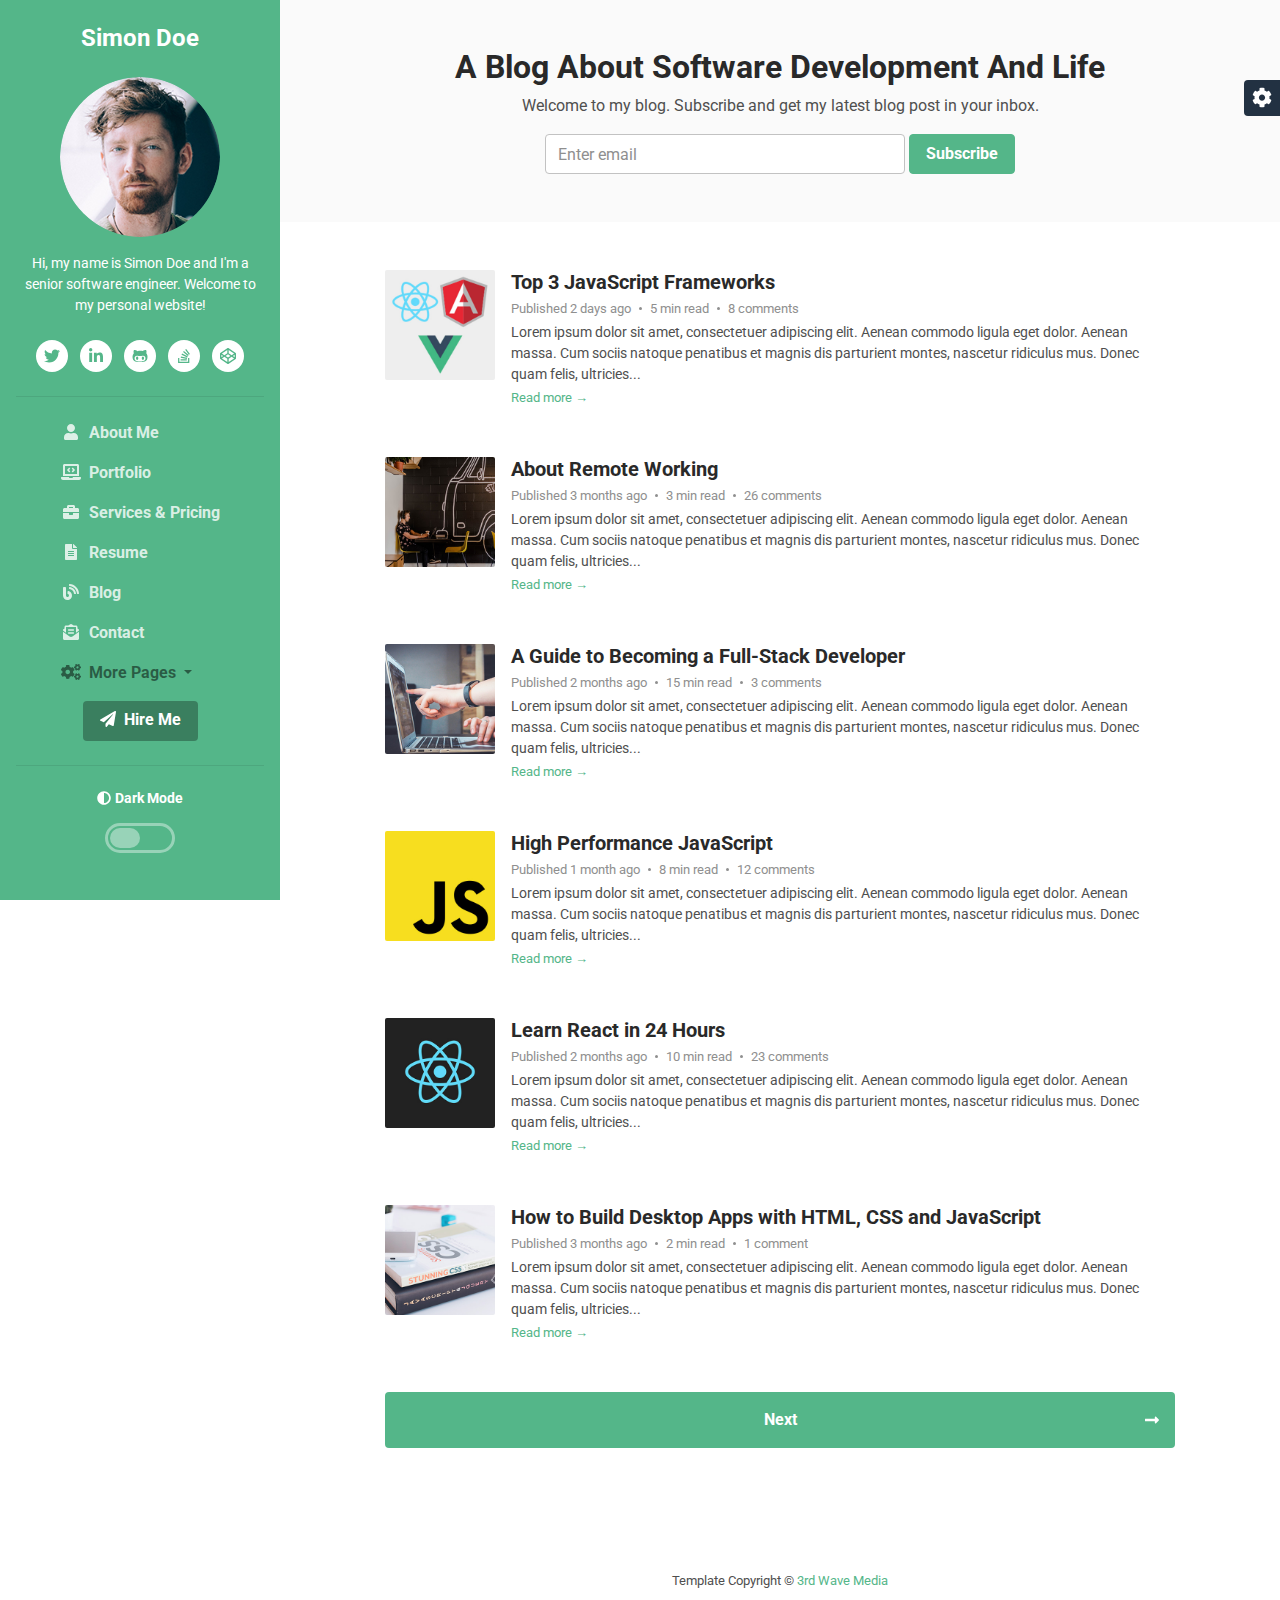
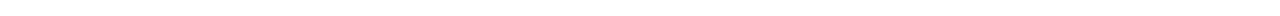
<file: blog-home-alt.html>
<!DOCTYPE html>
<html lang="en"> 
<head>
    <title>DevCard - Bootstrap 4 vCard &amp; Portfolio Template For Developers</title>
    
    <!-- Meta -->
    <meta charset="utf-8">
    <meta http-equiv="X-UA-Compatible" content="IE=edge">
    <meta name="viewport" content="width=device-width, initial-scale=1.0">
    <meta name="description" content="DevCard Bootstrap 4 Template">
    <meta name="author" content="Xiaoying Riley at 3rd Wave Media">    
    <link rel="shortcut icon" href="favicon.ico"> 
    
    <!-- Google Fonts -->
	<link href="https://fonts.googleapis.com/css?family=Roboto:300,400,500,700" rel="stylesheet">
    
    <!-- FontAwesome JS -->
    <script defer src="assets/fontawesome/js/all.js"></script>
    
    <!-- Theme CSS -->  
    <link id="theme-style" rel="stylesheet" href="assets/css/theme-1.css">

</head> 

<body>
    
    <header class="header text-center">	    
		<div class="force-overflow">
			<h1 class="blog-name pt-lg-4 mb-0"><a href="index.html">Simon Doe</a></h1>
			
			<nav class="navbar navbar-expand-lg navbar-dark" >
				
				<button class="navbar-toggler" type="button" data-toggle="collapse" data-target="#navigation" aria-controls="navigation" aria-expanded="false" aria-label="Toggle navigation">
					<span class="navbar-toggler-icon"></span>
				</button>
				
				<div id="navigation" class="collapse navbar-collapse flex-column" >
					<div class="profile-section pt-3 pt-lg-0">
						<img class="profile-image mb-3 rounded-circle mx-auto" src="assets/images/profile.png" alt="image" >			
						
						<div class="bio mb-3">Hi, my name is Simon Doe and I'm a senior software engineer. Welcome to my personal website!</div><!--//bio-->
						<ul class="social-list list-inline py-2 mx-auto">
							<li class="list-inline-item"><a href="#"><i class="fab fa-twitter fa-fw"></i></a></li>
							<li class="list-inline-item"><a href="#"><i class="fab fa-linkedin-in fa-fw"></i></a></li>
							<li class="list-inline-item"><a href="#"><i class="fab fa-github-alt fa-fw"></i></a></li>
							<li class="list-inline-item"><a href="#"><i class="fab fa-stack-overflow fa-fw"></i></a></li>
							<li class="list-inline-item"><a href="#"><i class="fab fa-codepen fa-fw"></i></a></li>
						</ul><!--//social-list-->
						<hr> 
					</div><!--//profile-section-->
					
					<ul class="navbar-nav flex-column text-left">
						<li class="nav-item">
							<a class="nav-link" href="index.html"><i class="fas fa-user fa-fw mr-2"></i>About Me</a>
						</li>
						<li class="nav-item">
							<a class="nav-link" href="portfolio.html"><i class="fas fa-laptop-code fa-fw mr-2"></i>Portfolio</a>
						</li>
						<li class="nav-item">
							<a class="nav-link" href="services.html"><i class="fas fa-briefcase fa-fw mr-2"></i>Services &amp; Pricing</a>
						</li>
						<li class="nav-item">
							<a class="nav-link" href="resume.html"><i class="fas fa-file-alt fa-fw mr-2"></i>Resume</a>
						</li>
						<li class="nav-item">
							<a class="nav-link" href="blog-home.html"><i class="fas fa-blog fa-fw mr-2"></i>Blog</a>
						</li>
						<li class="nav-item">
							<a class="nav-link" href="contact.html"><i class="fas fa-envelope-open-text fa-fw mr-2"></i>Contact</a>
						</li>
						<li class="nav-item dropdown active">
							<a class="nav-link dropdown-toggle" href="#" id="navbarDropdown" role="button" data-toggle="dropdown" aria-haspopup="true" aria-expanded="false">
								<i class="fas fa-cogs fa-fw mr-2"></i>More Pages
							</a>
							<div class="dropdown-menu" aria-labelledby="navbarDropdown">
								<a class="dropdown-item" href="project.html">Project Page</a>
								<a class="dropdown-item" href="blog-home.html">Blog Home 1</a>
								<a class="dropdown-item active" href="blog-home-alt.html">Blog Home 2<span class="sr-only">(current)</span></a>
								
								<a class="dropdown-item" href="blog-post.html">Blog Post</a>
							</div>
						</li>
					</ul>
					
					<div class="my-2">
						<a class="btn btn-primary" href="contact.html" target="_blank"><i class="fas fa-paper-plane mr-2"></i>Hire Me</a>
					</div>
					
	
					<div class="dark-mode-toggle text-center w-100">
						<hr class="mb-4">
					    <h4 class="toggle-name mb-3 "><i class="fas fa-adjust mr-1"></i>Dark Mode</h4>
					    
					    <input class="toggle" id="darkmode" type="checkbox">
					    <label class="toggle-btn mx-auto mb-0" for="darkmode"></label>
					    
					</div><!--//dark-mode-toggle-->
				</div>
			</nav>
		</div><!--//force-overflow-->
	</header>
	    
    <div class="main-wrapper">
	    <section class="cta-section theme-bg-light py-5">
		    <div class="container text-center single-col-max-width">
			    <h2 class="heading">A Blog About Software Development And Life</h2>
			    <div class="intro">Welcome to my blog. Subscribe and get my latest blog post in your inbox.</div>
			    <form class="signup-form form-inline justify-content-center pt-3">
                    <div class="form-group">
                        <label class="sr-only" for="semail">Your email</label>
                        <input type="email" id="semail" name="semail1" class="form-control mr-md-1 semail" placeholder="Enter email">
                    </div>
                    <button type="submit" class="btn btn-primary">Subscribe</button>
                </form>
		    </div><!--//container-->
	    </section>
	    <section class="blog-list px-3 py-5 p-md-5">
		    <div class="container single-col-max-width">
			    <div class="item mb-5">
				    <div class="media">
					    <img class="mr-3 img-fluid post-thumb d-none d-md-flex" src="assets/images/blog/blog-post-thumb-1.jpg" alt="image">
					    <div class="media-body">
						    <h3 class="title mb-1"><a href="blog-post.html">Top 3 JavaScript Frameworks</a></h3>
						    <div class="meta mb-1"><span class="date">Published 2 days ago</span><span class="time">5 min read</span><span class="comment"><a href="#">8 comments</a></span></div>
						    <div class="intro">Lorem ipsum dolor sit amet, consectetuer adipiscing elit. Aenean commodo ligula eget dolor. Aenean massa. Cum sociis natoque penatibus et magnis dis parturient montes, nascetur ridiculus mus. Donec quam felis, ultricies...</div>
						    <a class="more-link" href="blog-post.html">Read more &rarr;</a>
					    </div><!--//media-body-->
				    </div><!--//media-->
			    </div><!--//item-->
			    <div class="item mb-5">
				    <div class="media">
					    <img class="mr-3 img-fluid post-thumb d-none d-md-flex" src="assets/images/blog/blog-post-thumb-2.jpg" alt="image">
					    <div class="media-body">
						    <h3 class="title mb-1"><a href="blog-post.html">About Remote Working</a></h3>
						    <div class="meta mb-1"><span class="date">Published 3 months ago</span><span class="time">3 min read</span><span class="comment"><a href="#">26 comments</a></span></div>
						    <div class="intro">Lorem ipsum dolor sit amet, consectetuer adipiscing elit. Aenean commodo ligula eget dolor. Aenean massa. Cum sociis natoque penatibus et magnis dis parturient montes, nascetur ridiculus mus. Donec quam felis, ultricies...</div>
						    <a class="more-link" href="blog-post.html">Read more &rarr;</a>
					    </div><!--//media-body-->
				    </div><!--//media-->
			    </div><!--//item-->
			    
			    <div class="item mb-5">
				    <div class="media">
					    <img class="mr-3 img-fluid post-thumb d-none d-md-flex" src="assets/images/blog/blog-post-thumb-3.jpg" alt="image">
					    <div class="media-body">
						    <h3 class="title mb-1"><a href="blog-post.html">A Guide to Becoming a Full-Stack Developer</a></h3>
						    <div class="meta mb-1"><span class="date">Published 2 months ago</span><span class="time">15 min read</span><span class="comment"><a href="#">3 comments</a></span></div>
						    <div class="intro">Lorem ipsum dolor sit amet, consectetuer adipiscing elit. Aenean commodo ligula eget dolor. Aenean massa. Cum sociis natoque penatibus et magnis dis parturient montes, nascetur ridiculus mus. Donec quam felis, ultricies...</div>
						    <a class="more-link" href="blog-post.html">Read more &rarr;</a>
					    </div><!--//media-body-->
				    </div><!--//media-->
			    </div><!--//item-->
			    
			    <div class="item mb-5">
				    <div class="media">
					    <img class="mr-3 img-fluid post-thumb d-none d-md-flex" src="assets/images/blog/blog-post-thumb-4.jpg" alt="image">
					    <div class="media-body">
						    <h3 class="title mb-1"><a href="blog-post.html">High Performance JavaScript</a></h3>
						    <div class="meta mb-1"><span class="date">Published 1 month ago</span><span class="time">8 min read</span><span class="comment"><a href="#">12 comments</a></span></div>
						    <div class="intro">Lorem ipsum dolor sit amet, consectetuer adipiscing elit. Aenean commodo ligula eget dolor. Aenean massa. Cum sociis natoque penatibus et magnis dis parturient montes, nascetur ridiculus mus. Donec quam felis, ultricies...</div>
						    <a class="more-link" href="blog-post.html">Read more &rarr;</a>
					    </div><!--//media-body-->
				    </div><!--//media-->
			    </div><!--//item-->
			    
			    
			    <div class="item mb-5">
				    <div class="media">
					    <img class="mr-3 img-fluid post-thumb d-none d-md-flex" src="assets/images/blog/blog-post-thumb-5.jpg" alt="image">
					    <div class="media-body">
						    <h3 class="title mb-1"><a href="blog-post.html">Learn React in 24 Hours</a></h3>
						    <div class="meta mb-1"><span class="date">Published 2 months ago</span><span class="time">10 min read</span><span class="comment"><a href="#">23 comments</a></span></div>
						    <div class="intro">Lorem ipsum dolor sit amet, consectetuer adipiscing elit. Aenean commodo ligula eget dolor. Aenean massa. Cum sociis natoque penatibus et magnis dis parturient montes, nascetur ridiculus mus. Donec quam felis, ultricies...</div>
						    <a class="more-link" href="blog-post.html">Read more &rarr;</a>
					    </div><!--//media-body-->
				    </div><!--//media-->
			    </div><!--//item-->
			    
			    <div class="item">
				    <div class="media">
					    <img class="mr-3 img-fluid post-thumb d-none d-md-flex" src="assets/images/blog/blog-post-thumb-6.jpg" alt="image">
					    <div class="media-body">
						    <h3 class="title mb-1"><a href="blog-post.html">How to Build Desktop Apps with HTML, CSS and JavaScript</a></h3>
						    <div class="meta mb-1"><span class="date">Published 3 months ago</span><span class="time">2 min read</span><span class="comment"><a href="#">1 comment</a></span></div>
						    <div class="intro">Lorem ipsum dolor sit amet, consectetuer adipiscing elit. Aenean commodo ligula eget dolor. Aenean massa. Cum sociis natoque penatibus et magnis dis parturient montes, nascetur ridiculus mus. Donec quam felis, ultricies...</div>
						    <a class="more-link" href="blog-post.html">Read more &rarr;</a>
					    </div><!--//media-body-->
				    </div><!--//media-->
			    </div><!--//item-->
			    
			    <nav class="blog-nav nav nav-justified my-5">
				  <a class="nav-link-prev nav-item nav-link d-none rounded-left" href="#">Previous<i class="arrow-prev fas fa-long-arrow-alt-left"></i></a>
				  <a class="nav-link-next nav-item nav-link rounded" href="#">Next<i class="arrow-next fas fa-long-arrow-alt-right"></i></a>
				</nav>
				
		    </div>
	    </section>
	    <footer class="footer text-center py-4">
			<small class="copyright">Template Copyright &copy; <a href="https://themes.3rdwavemedia.com/" target="_blank">3rd Wave Media</a></small>
		</footer>
    
    </div><!--//main-wrapper-->
    
    <!-- *****CONFIGURE STYLE (REMOVE ON YOUR PRODUCTION SITE)****** -->  
	<div id="config-panel" class="config-panel d-none d-lg-block">
		<div class="panel-inner">
			<a id="config-trigger" class="config-trigger config-panel-hide text-center" href="#"><i class="fas fa-cog mx-auto" data-fa-transform="down-6" ></i></a>
			<h5 class="panel-title">Choose Colour</h5>
			<ul id="color-options" class="list-inline mb-0">
				<li class="theme-1 active list-inline-item"><a data-style="assets/css/theme-1.css" href="#"></a></li>
				<li class="theme-2  list-inline-item"><a data-style="assets/css/theme-2.css" href="#"></a></li>
				<li class="theme-3  list-inline-item"><a data-style="assets/css/theme-3.css" href="#"></a></li>
				<li class="theme-4  list-inline-item"><a data-style="assets/css/theme-4.css" href="#"></a></li>
				<li class="theme-5  list-inline-item"><a data-style="assets/css/theme-5.css" href="#"></a></li>
				<li class="theme-6  list-inline-item"><a data-style="assets/css/theme-6.css" href="#"></a></li>
				<li class="theme-7  list-inline-item"><a data-style="assets/css/theme-7.css" href="#"></a></li>
				<li class="theme-8  list-inline-item"><a data-style="assets/css/theme-8.css" href="#"></a></li>
				<li class="theme-9  list-inline-item"><a data-style="assets/css/theme-9.css" href="#"></a></li>
				<li class="theme-10  list-inline-item"><a data-style="assets/css/theme-10.css" href="#"></a></li>
			</ul>
			<a id="config-close" class="close" href="#"><i class="fa fa-times-circle"></i></a>
		</div><!--//panel-inner-->
	</div><!--//configure-panel-->

    <!-- Javascript -->          
    <script src="assets/plugins/jquery-3.4.1.min.js"></script>
    <script src="assets/plugins/popper.min.js"></script> 
    <script src="assets/plugins/bootstrap/js/bootstrap.min.js"></script> 
    
    <!-- Dark Mode -->
	<script src="assets/plugins/js-cookie.min.js"></script>
	<script src="assets/js/dark-mode.js"></script>

    <!-- Style Switcher (REMOVE ON YOUR PRODUCTION SITE) -->
    <script src="assets/js/demo/style-switcher.js"></script>     
    

</body>
</html>
</file>
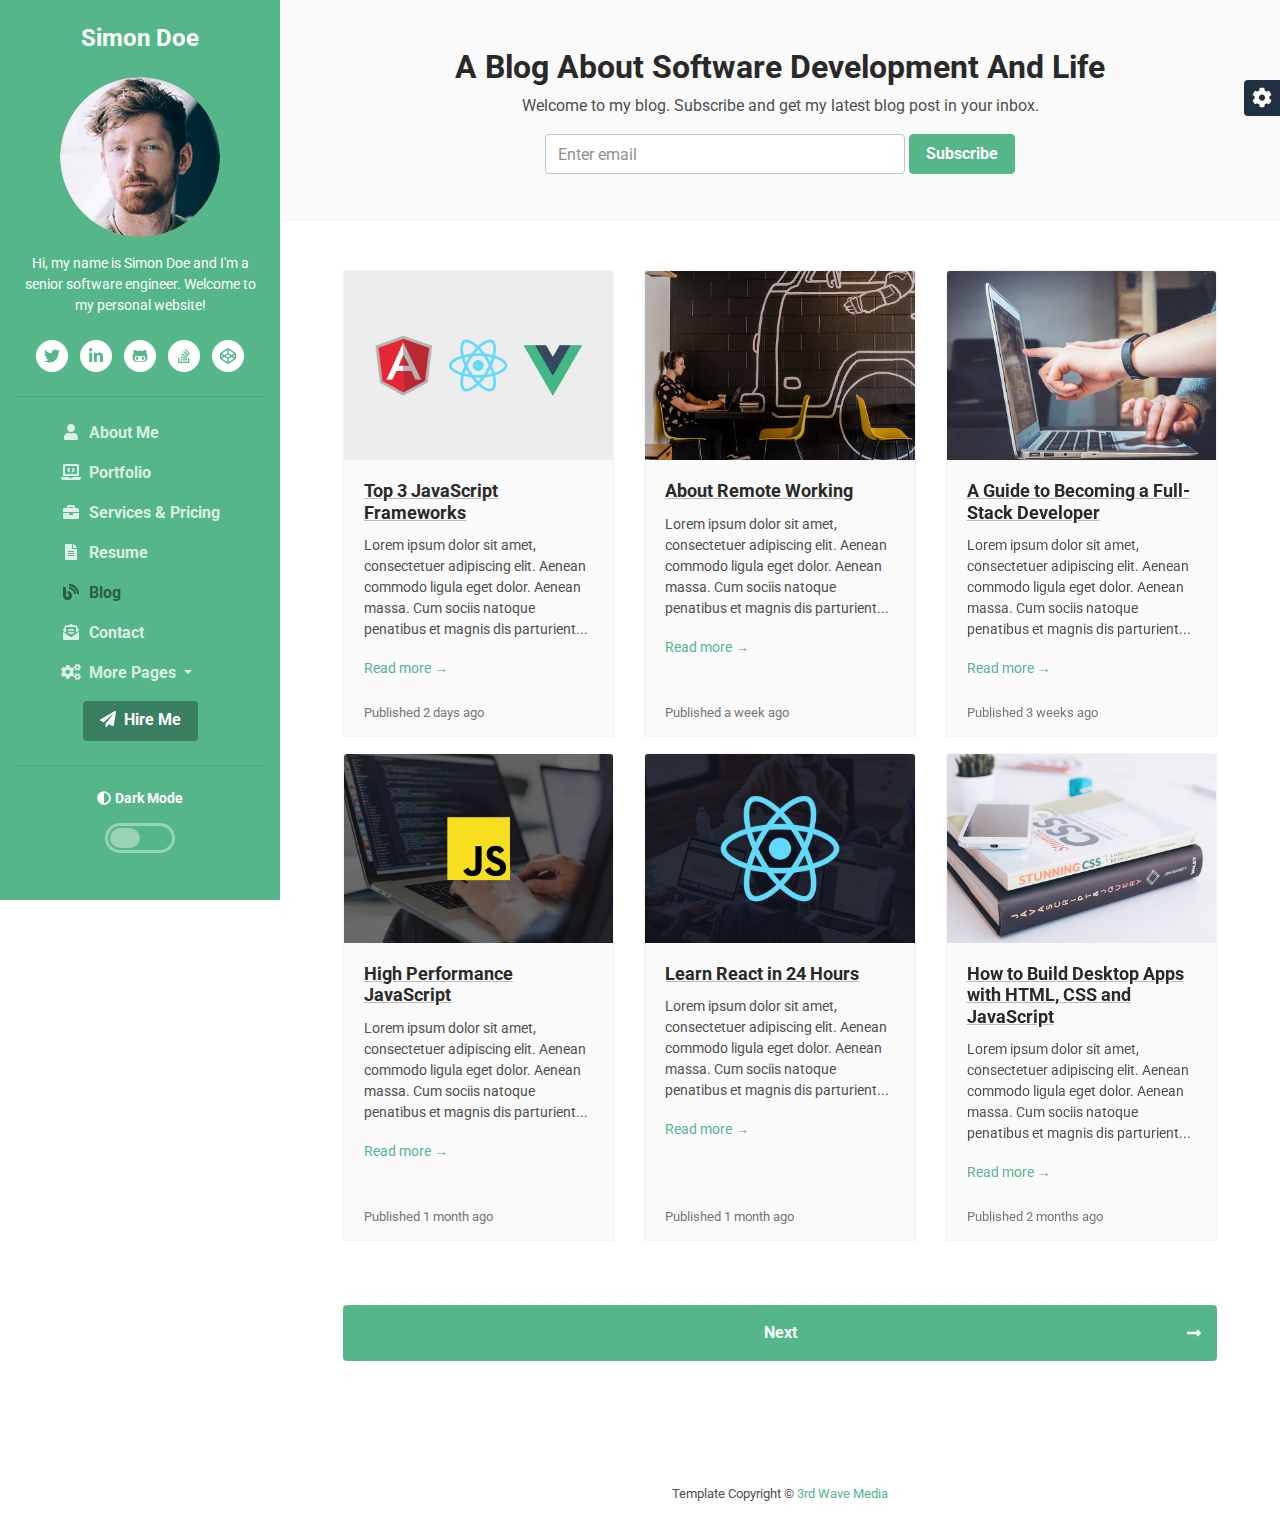
<file: blog-home.html>
<!DOCTYPE html>
<html lang="en"> 
<head>
    <title>DevCard - Bootstrap 4 vCard &amp; Portfolio Template For Developers</title>
    
    <!-- Meta -->
    <meta charset="utf-8">
    <meta http-equiv="X-UA-Compatible" content="IE=edge">
    <meta name="viewport" content="width=device-width, initial-scale=1.0">
    <meta name="description" content="DevCard Bootstrap 4 Template">
    <meta name="author" content="Xiaoying Riley at 3rd Wave Media">    
    <link rel="shortcut icon" href="favicon.ico"> 
    
    <!-- Google Fonts -->
	<link href="https://fonts.googleapis.com/css?family=Roboto:300,400,500,700" rel="stylesheet">
    
    <!-- FontAwesome JS -->
    <script defer src="assets/fontawesome/js/all.js"></script>
    
    <!-- Theme CSS -->  
    <link id="theme-style" rel="stylesheet" href="assets/css/theme-1.css">

</head> 

<body>
    
    <header class="header text-center">	    
		<div class="force-overflow">
			<h1 class="blog-name pt-lg-4 mb-0"><a href="index.html">Simon Doe</a></h1>
			
			<nav class="navbar navbar-expand-lg navbar-dark" >
				
				<button class="navbar-toggler" type="button" data-toggle="collapse" data-target="#navigation" aria-controls="navigation" aria-expanded="false" aria-label="Toggle navigation">
					<span class="navbar-toggler-icon"></span>
				</button>
				
				<div id="navigation" class="collapse navbar-collapse flex-column" >
					<div class="profile-section pt-3 pt-lg-0">
						<img class="profile-image mb-3 rounded-circle mx-auto" src="assets/images/profile.png" alt="image" >			
						
						<div class="bio mb-3">Hi, my name is Simon Doe and I'm a senior software engineer. Welcome to my personal website!</div><!--//bio-->
						<ul class="social-list list-inline py-2 mx-auto">
							<li class="list-inline-item"><a href="#"><i class="fab fa-twitter fa-fw"></i></a></li>
							<li class="list-inline-item"><a href="#"><i class="fab fa-linkedin-in fa-fw"></i></a></li>
							<li class="list-inline-item"><a href="#"><i class="fab fa-github-alt fa-fw"></i></a></li>
							<li class="list-inline-item"><a href="#"><i class="fab fa-stack-overflow fa-fw"></i></a></li>
							<li class="list-inline-item"><a href="#"><i class="fab fa-codepen fa-fw"></i></a></li>
						</ul><!--//social-list-->
						<hr> 
					</div><!--//profile-section-->
					
					<ul class="navbar-nav flex-column text-left">
						<li class="nav-item">
							<a class="nav-link" href="index.html"><i class="fas fa-user fa-fw mr-2"></i>About Me</a>
						</li>
						<li class="nav-item">
							<a class="nav-link" href="portfolio.html"><i class="fas fa-laptop-code fa-fw mr-2"></i>Portfolio</a>
						</li>
						<li class="nav-item">
							<a class="nav-link" href="services.html"><i class="fas fa-briefcase fa-fw mr-2"></i>Services &amp; Pricing</a>
						</li>
						<li class="nav-item">
							<a class="nav-link" href="resume.html"><i class="fas fa-file-alt fa-fw mr-2"></i>Resume</a>
						</li>
						<li class="nav-item active">
							<a class="nav-link" href="blog-home.html"><i class="fas fa-blog fa-fw mr-2"></i>Blog<span class="sr-only">(current)</span></a>
						</li>
						<li class="nav-item">
							<a class="nav-link" href="contact.html"><i class="fas fa-envelope-open-text fa-fw mr-2"></i>Contact</a>
						</li>
						<li class="nav-item dropdown">
							<a class="nav-link dropdown-toggle" href="#" id="navbarDropdown" role="button" data-toggle="dropdown" aria-haspopup="true" aria-expanded="false">
								<i class="fas fa-cogs fa-fw mr-2"></i>More Pages
							</a>
							<div class="dropdown-menu" aria-labelledby="navbarDropdown">
								<a class="dropdown-item" href="project.html">Project Page</a>
								<a class="dropdown-item" href="blog-home.html">Blog Home 1</a>
								<a class="dropdown-item" href="blog-home-alt.html">Blog Home 2</a>
								<a class="dropdown-item" href="blog-post.html">Blog Post</a>
							</div>
						</li>
					</ul>
					
					<div class="my-2">
						<a class="btn btn-primary" href="contact.html" target="_blank"><i class="fas fa-paper-plane mr-2"></i>Hire Me</a>
					</div>
					
	
					<div class="dark-mode-toggle text-center w-100">
						<hr class="mb-4">
					    <h4 class="toggle-name mb-3 "><i class="fas fa-adjust mr-1"></i>Dark Mode</h4>
					    
					    <input class="toggle" id="darkmode" type="checkbox">
					    <label class="toggle-btn mx-auto mb-0" for="darkmode"></label>
					    
					</div><!--//dark-mode-toggle-->
				</div>
			</nav>
		</div><!--//force-overflow-->
	</header>
	    
    <div class="main-wrapper">
	    <section class="cta-section theme-bg-light py-5">
		    <div class="container text-center">
			    <h2 class="heading">A Blog About Software Development And Life</h2>
			    <div class="intro">Welcome to my blog. Subscribe and get my latest blog post in your inbox.</div>
			    <form class="signup-form form-inline justify-content-center pt-3">
                    <div class="form-group">
                        <label class="sr-only" for="semail">Your email</label>
                        <input type="email" id="semail" name="semail1" class="form-control mr-md-1 semail" placeholder="Enter email">
                    </div>
                    <button type="submit" class="btn btn-primary">Subscribe</button>
                </form>
		    </div><!--//container-->
	    </section>
	    <section class="blog-list px-3 py-5 p-md-5">
		    <div class="container">
			    <div class="row">
					<div class="col-md-4 mb-3">
						<div class="card blog-post-card">
							<img class="card-img-top" src="assets/images/blog/blog-post-thumb-card-1.jpg" alt="image">
							<div class="card-body">
								<h5 class="card-title"><a class="theme-link" href="blog-post.html">Top 3 JavaScript Frameworks</a></h5>
								<p class="card-text">Lorem ipsum dolor sit amet, consectetuer adipiscing elit. Aenean commodo ligula eget dolor. Aenean massa. Cum sociis natoque penatibus et magnis dis parturient...</p>
								<p class="mb-0"><a class="more-link" href="blog-post.html">Read more &rarr;</a></p>
								
							</div>
							<div class="card-footer">
								<small class="text-muted">Published 2 days ago</small>
							</div>
						</div><!--//card-->
					</div><!--//col-->
					<div class="col-md-4 mb-3">
						<div class="card blog-post-card">
							<img class="card-img-top" src="assets/images/blog/blog-post-thumb-card-2.jpg" alt="image">
							<div class="card-body">
								<h5 class="card-title"><a class="theme-link" href="blog-post.html">About Remote Working</a></h5>
								<p class="card-text">Lorem ipsum dolor sit amet, consectetuer adipiscing elit. Aenean commodo ligula eget dolor. Aenean massa. Cum sociis natoque penatibus et magnis dis parturient...</p>
								<p class="mb-0"><a class="more-link" href="blog-post.html">Read more &rarr;</a></p>
							</div>
							<div class="card-footer">
								<small class="text-muted">Published a week ago</small>
								
							</div>
						</div><!--//card-->
					</div><!--//col-->
					<div class="col-md-4 mb-3">
						<div class="card blog-post-card">
							<img class="card-img-top" src="assets/images/blog/blog-post-thumb-card-3.jpg" alt="image">
							<div class="card-body">
								<h5 class="card-title"><a class="theme-link" href="blog-post.html">A Guide to Becoming a Full-Stack Developer</a></h5>
								<p class="card-text">Lorem ipsum dolor sit amet, consectetuer adipiscing elit. Aenean commodo ligula eget dolor. Aenean massa. Cum sociis natoque penatibus et magnis dis parturient...</p>
								<p class="mb-0"><a class="more-link" href="blog-post.html">Read more &rarr;</a></p>
							</div>
							<div class="card-footer">
								<small class="text-muted">Published 3 weeks ago</small>
							</div>
						</div><!--//card-->
					</div><!--//col-->
					<div class="col-md-4 mb-3">
						<div class="card blog-post-card">
							<img class="card-img-top" src="assets/images/blog/blog-post-thumb-card-4.jpg" alt="image">
							<div class="card-body">
								<h5 class="card-title"><a class="theme-link" href="blog-post.html">High Performance JavaScript</a></h5>
								<p class="card-text">Lorem ipsum dolor sit amet, consectetuer adipiscing elit. Aenean commodo ligula eget dolor. Aenean massa. Cum sociis natoque penatibus et magnis dis parturient...</p>
								<p class="mb-0"><a class="more-link" href="blog-post.html">Read more &rarr;</a></p>
							</div>
							<div class="card-footer">
								<small class="text-muted">Published 1 month ago</small>
							</div>
						</div><!--//card-->
					</div><!--//col-->
					<div class="col-md-4 mb-3">
						<div class="card blog-post-card">
							<img class="card-img-top" src="assets/images/blog/blog-post-thumb-card-5.jpg" alt="image">
							<div class="card-body">
								<h5 class="card-title"><a class="theme-link" href="blog-post.html">Learn React in 24 Hours</a></h5>
								<p class="card-text">Lorem ipsum dolor sit amet, consectetuer adipiscing elit. Aenean commodo ligula eget dolor. Aenean massa. Cum sociis natoque penatibus et magnis dis parturient...</p>
								<p class="mb-0"><a class="more-link" href="blog-post.html">Read more &rarr;</a></p>
							</div>
							<div class="card-footer">
								<small class="text-muted">Published 1 month ago</small>
							</div>
						</div><!--//card-->
					</div><!--//col-->
					<div class="col-md-4 mb-3">
						<div class="card blog-post-card">
							<img class="card-img-top" src="assets/images/blog/blog-post-thumb-card-6.jpg" alt="image">
							<div class="card-body">
								<h5 class="card-title"><a class="theme-link" href="blog-post.html">How to Build Desktop Apps with HTML, CSS and JavaScript</a></h5>
								<p class="card-text">Lorem ipsum dolor sit amet, consectetuer adipiscing elit. Aenean commodo ligula eget dolor. Aenean massa. Cum sociis natoque penatibus et magnis dis parturient...</p>
								<p class="mb-0"><a class="more-link" href="blog-post.html">Read more &rarr;</a></p>
							</div>
							<div class="card-footer">
								<small class="text-muted">Published 2 months ago</small>
							</div>
						</div><!--//card-->
					</div><!--//col-->
				</div><!--//row-->
			    
			    
			    <nav class="blog-nav nav nav-justified my-5">
				  <a class="nav-link-prev nav-item nav-link d-none rounded-left" href="#">Previous<i class="arrow-prev fas fa-long-arrow-alt-left"></i></a>
				  <a class="nav-link-next nav-item nav-link rounded" href="#">Next<i class="arrow-next fas fa-long-arrow-alt-right"></i></a>
				</nav>
				
		    </div>
	    </section>
	    
	    <footer class="footer text-center py-4">
			<small class="copyright">Template Copyright &copy; <a href="https://themes.3rdwavemedia.com/" target="_blank">3rd Wave Media</a></small>
		</footer>
    
    </div><!--//main-wrapper-->
    
    <!-- *****CONFIGURE STYLE (REMOVE ON YOUR PRODUCTION SITE)****** -->  
	<div id="config-panel" class="config-panel d-none d-lg-block">
		<div class="panel-inner">
			<a id="config-trigger" class="config-trigger config-panel-hide text-center" href="#"><i class="fas fa-cog mx-auto" data-fa-transform="down-6" ></i></a>
			<h5 class="panel-title">Choose Colour</h5>
			<ul id="color-options" class="list-inline mb-0">
				<li class="theme-1 active list-inline-item"><a data-style="assets/css/theme-1.css" href="#"></a></li>
				<li class="theme-2  list-inline-item"><a data-style="assets/css/theme-2.css" href="#"></a></li>
				<li class="theme-3  list-inline-item"><a data-style="assets/css/theme-3.css" href="#"></a></li>
				<li class="theme-4  list-inline-item"><a data-style="assets/css/theme-4.css" href="#"></a></li>
				<li class="theme-5  list-inline-item"><a data-style="assets/css/theme-5.css" href="#"></a></li>
				<li class="theme-6  list-inline-item"><a data-style="assets/css/theme-6.css" href="#"></a></li>
				<li class="theme-7  list-inline-item"><a data-style="assets/css/theme-7.css" href="#"></a></li>
				<li class="theme-8  list-inline-item"><a data-style="assets/css/theme-8.css" href="#"></a></li>
				<li class="theme-9  list-inline-item"><a data-style="assets/css/theme-9.css" href="#"></a></li>
				<li class="theme-10  list-inline-item"><a data-style="assets/css/theme-10.css" href="#"></a></li>
			</ul>
			<a id="config-close" class="close" href="#"><i class="fa fa-times-circle"></i></a>
		</div><!--//panel-inner-->
	</div><!--//configure-panel-->

    <!-- Javascript -->          
    <script src="assets/plugins/jquery-3.4.1.min.js"></script>
    <script src="assets/plugins/popper.min.js"></script> 
    <script src="assets/plugins/bootstrap/js/bootstrap.min.js"></script> 
    
    <!-- Dark Mode -->
	<script src="assets/plugins/js-cookie.min.js"></script>
	<script src="assets/js/dark-mode.js"></script>

    <!-- Style Switcher (REMOVE ON YOUR PRODUCTION SITE) -->
    <script src="assets/js/demo/style-switcher.js"></script>     
    

</body>
</html>
</file>
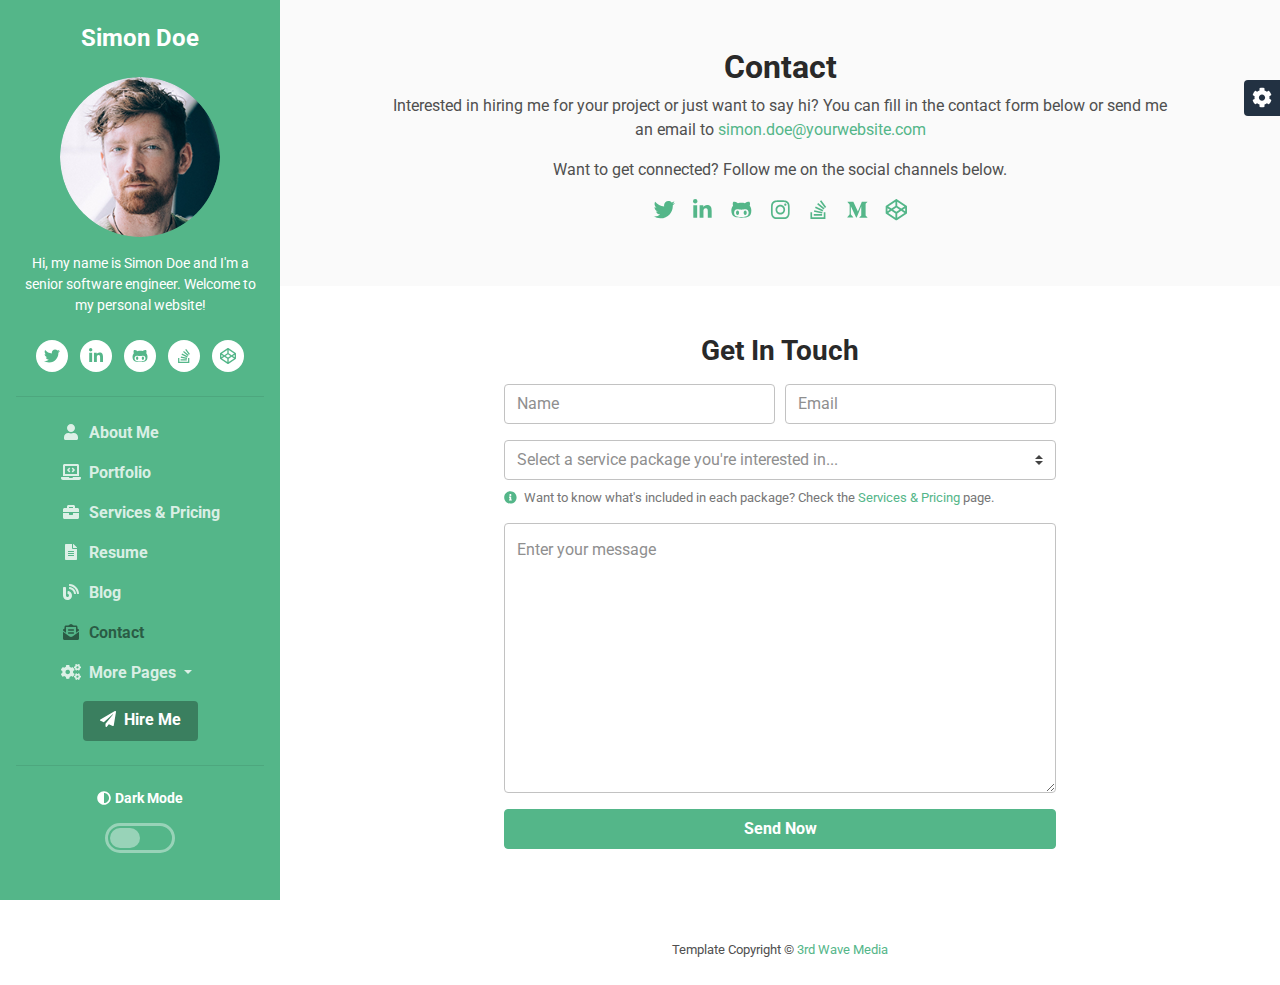
<file: contact.html>
<!DOCTYPE html>
<html lang="en"> 
<head>
    <title>DevCard - Bootstrap 4 vCard &amp; Portfolio Template For Developers</title>
    
    <!-- Meta -->
    <meta charset="utf-8">
    <meta http-equiv="X-UA-Compatible" content="IE=edge">
    <meta name="viewport" content="width=device-width, initial-scale=1.0">
    <meta name="description" content="DevCard Bootstrap 4 Template">
    <meta name="author" content="Xiaoying Riley at 3rd Wave Media">    
    <link rel="shortcut icon" href="favicon.ico"> 
    
    <!-- Google Fonts -->
	<link href="https://fonts.googleapis.com/css?family=Roboto:300,400,500,700" rel="stylesheet">
    
    <!-- FontAwesome JS -->
    <script defer src="assets/fontawesome/js/all.js"></script>
    
    <!-- Theme CSS -->  
    <link id="theme-style" rel="stylesheet" href="assets/css/theme-1.css">

</head> 

<body>
    
    <header class="header text-center">	    
		<div class="force-overflow">
			<h1 class="blog-name pt-lg-4 mb-0"><a href="index.html">Simon Doe</a></h1>
			
			<nav class="navbar navbar-expand-lg navbar-dark" >
				
				<button class="navbar-toggler" type="button" data-toggle="collapse" data-target="#navigation" aria-controls="navigation" aria-expanded="false" aria-label="Toggle navigation">
					<span class="navbar-toggler-icon"></span>
				</button>
				
				<div id="navigation" class="collapse navbar-collapse flex-column" >
					<div class="profile-section pt-3 pt-lg-0">
						<img class="profile-image mb-3 rounded-circle mx-auto" src="assets/images/profile.png" alt="image" >			
						
						<div class="bio mb-3">Hi, my name is Simon Doe and I'm a senior software engineer. Welcome to my personal website!</div><!--//bio-->
						<ul class="social-list list-inline py-2 mx-auto">
							<li class="list-inline-item"><a href="#"><i class="fab fa-twitter fa-fw"></i></a></li>
							<li class="list-inline-item"><a href="#"><i class="fab fa-linkedin-in fa-fw"></i></a></li>
							<li class="list-inline-item"><a href="#"><i class="fab fa-github-alt fa-fw"></i></a></li>
							<li class="list-inline-item"><a href="#"><i class="fab fa-stack-overflow fa-fw"></i></a></li>
							<li class="list-inline-item"><a href="#"><i class="fab fa-codepen fa-fw"></i></a></li>
						</ul><!--//social-list-->
						<hr> 
					</div><!--//profile-section-->
					
					<ul class="navbar-nav flex-column text-left">
						<li class="nav-item">
							<a class="nav-link" href="index.html"><i class="fas fa-user fa-fw mr-2"></i>About Me</a>
						</li>
						<li class="nav-item">
							<a class="nav-link" href="portfolio.html"><i class="fas fa-laptop-code fa-fw mr-2"></i>Portfolio</a>
						</li>
						<li class="nav-item">
							<a class="nav-link" href="services.html"><i class="fas fa-briefcase fa-fw mr-2"></i>Services &amp; Pricing</a>
						</li>
						<li class="nav-item">
							<a class="nav-link" href="resume.html"><i class="fas fa-file-alt fa-fw mr-2"></i>Resume</a>
						</li>
						<li class="nav-item">
							<a class="nav-link" href="blog-home.html"><i class="fas fa-blog fa-fw mr-2"></i>Blog</a>
						</li>
						<li class="nav-item active">
							<a class="nav-link" href="contact.html"><i class="fas fa-envelope-open-text fa-fw mr-2"></i>Contact<span class="sr-only">(current)</span></a>
						</li>
						<li class="nav-item dropdown">
							<a class="nav-link dropdown-toggle" href="#" id="navbarDropdown" role="button" data-toggle="dropdown" aria-haspopup="true" aria-expanded="false">
								<i class="fas fa-cogs fa-fw mr-2"></i>More Pages
							</a>
							<div class="dropdown-menu" aria-labelledby="navbarDropdown">
								<a class="dropdown-item" href="project.html">Project Page</a>
								<a class="dropdown-item" href="blog-home.html">Blog Home 1</a>
								<a class="dropdown-item" href="blog-home-alt.html">Blog Home 2</a>
								<a class="dropdown-item" href="blog-post.html">Blog Post</a>
							</div>
						</li>
					</ul>
					
					<div class="my-2">
						<a class="btn btn-primary" href="contact.html" target="_blank"><i class="fas fa-paper-plane mr-2"></i>Hire Me</a>
					</div>
					
	
					<div class="dark-mode-toggle text-center w-100">
						<hr class="mb-4">
					    <h4 class="toggle-name mb-3 "><i class="fas fa-adjust mr-1"></i>Dark Mode</h4>
					    
					    <input class="toggle" id="darkmode" type="checkbox">
					    <label class="toggle-btn mx-auto mb-0" for="darkmode"></label>
					    
					</div><!--//dark-mode-toggle-->
				</div>
			</nav>
		</div><!--//force-overflow-->
	</header>
	    
    <div class="main-wrapper">
	    <section class="cta-section theme-bg-light py-5">
		    <div class="container text-center single-col-max-width">
			    <h2 class="heading">Contact</h2>
			    <div class="intro">
			    <p>Interested in hiring me for your project or just want to say hi? You can fill in the contact form below or send me an email to <a href="mailto:#">simon.doe@yourwebsite.com</a></p>
			    <p>Want to get connected? Follow me on the social channels below.</p>
			    <ul class="list-inline mb-0">
		            <li class="list-inline-item mb-3"><a class="twitter" href="#"><i class="fab fa-twitter fa-fw fa-lg"></i></a></li>
		            
	                <li class="list-inline-item mb-3"><a class="linkedin" href="#"><i class="fab fa-linkedin-in fa-fw fa-lg"></i></a></li>
	                <li class="list-inline-item mb-3"><a class="github" href="#"><i class="fab fa-github-alt fa-fw fa-lg"></i></a></li>
	                <li class="list-inline-item"><a class="instagram" href="#"><i class="fab fa-instagram fa-fw fa-lg"></i></a></li>
	                <li class="list-inline-item mb-3"><a class="stack-overflow" href="#"><i class="fab fa-stack-overflow fa-fw fa-lg"></i></a></li>
	                <li class="list-inline-item mb-3"><a class="medium" href="#"><i class="fab fa-medium-m fa-fw fa-lg"></i></a></li>
	                <li class="list-inline-item mb-3"><a class="codepen" href="#"><i class="fab fa-codepen fa-fw fa-lg"></i></a></li>
	                
	                
	                <!--<li class="list-inline-item mb-3"><a class="facebook" href="#"><i class="fab fa-facebook-f fa-fw fa-lg"></i></a></li>-->
	                
	                
	            </ul><!--//social-list-->
			    
			</div><!--//container-->
	    </section>
	    <section class="contact-section px-3 py-5 p-md-5">
		    <div class="container">
			    <form id="contact-form" class="contact-form col-lg-8 mx-lg-auto" method="post" action="">
			        <h3 class="text-center mb-3">Get In Touch</h3>
			        <div class="form-row">                                                           
		                <div class="form-group col-md-6">
		                    <label class="sr-only" for="cname">Name</label>
		                    <input type="text" class="form-control" id="cname" name="name" placeholder="Name" minlength="2" required="" aria-required="true">
		                </div>                    
		                <div class="form-group col-md-6">
		                    <label class="sr-only" for="cemail">Email</label>
		                    <input type="email" class="form-control" id="cemail" name="email" placeholder="Email" required="" aria-required="true">
		                </div>
		                <div class="form-group col-12">
			                <select id="services" class="custom-select" name="services">
								<option selected>Select a service package you're interested in...</option>
								<option value="basic">Basic</option>
								<option value="standard">Standard</option>
								<option value="premium">Premium</option>
								<option value="not sure">Not sure</option>
							</select>
							<small class="form-text text-muted pt-1"><i class="fas fa-info-circle mr-2 text-primary"></i>Want to know what's included in each package? Check the <a href="services.html" target="_blank">Services &amp; Pricing</a> page.</small>
						</div>
		                <div class="form-group col-12">
		                    <label class="sr-only" for="cmessage">Your message</label>
		                    <textarea class="form-control" id="cmessage" name="message" placeholder="Enter your message" rows="10" required="" aria-required="true"></textarea>
		                </div>
		                 <div class="form-group col-12">
		                    <button type="submit" class="btn btn-block btn-primary py-2">Send Now</button>
		                </div>                           
		            </div><!--//form-row-->
		        </form>
		    </div><!--//container-->
	    </section>
	    
	    <footer class="footer text-center py-4">
			<small class="copyright">Template Copyright &copy; <a href="https://themes.3rdwavemedia.com/" target="_blank">3rd Wave Media</a></small>
		</footer>
    
    </div><!--//main-wrapper-->
    
    <!-- *****CONFIGURE STYLE (REMOVE ON YOUR PRODUCTION SITE)****** -->  
	<div id="config-panel" class="config-panel d-none d-lg-block">
		<div class="panel-inner">
			<a id="config-trigger" class="config-trigger config-panel-hide text-center" href="#"><i class="fas fa-cog mx-auto" data-fa-transform="down-6" ></i></a>
			<h5 class="panel-title">Choose Colour</h5>
			<ul id="color-options" class="list-inline mb-0">
				<li class="theme-1 active list-inline-item"><a data-style="assets/css/theme-1.css" href="#"></a></li>
				<li class="theme-2  list-inline-item"><a data-style="assets/css/theme-2.css" href="#"></a></li>
				<li class="theme-3  list-inline-item"><a data-style="assets/css/theme-3.css" href="#"></a></li>
				<li class="theme-4  list-inline-item"><a data-style="assets/css/theme-4.css" href="#"></a></li>
				<li class="theme-5  list-inline-item"><a data-style="assets/css/theme-5.css" href="#"></a></li>
				<li class="theme-6  list-inline-item"><a data-style="assets/css/theme-6.css" href="#"></a></li>
				<li class="theme-7  list-inline-item"><a data-style="assets/css/theme-7.css" href="#"></a></li>
				<li class="theme-8  list-inline-item"><a data-style="assets/css/theme-8.css" href="#"></a></li>
				<li class="theme-9  list-inline-item"><a data-style="assets/css/theme-9.css" href="#"></a></li>
				<li class="theme-10  list-inline-item"><a data-style="assets/css/theme-10.css" href="#"></a></li>
			</ul>
			<a id="config-close" class="close" href="#"><i class="fa fa-times-circle"></i></a>
		</div><!--//panel-inner-->
	</div><!--//configure-panel-->

    <!-- Javascript -->          
    <script src="assets/plugins/jquery-3.4.1.min.js"></script>
    <script src="assets/plugins/popper.min.js"></script> 
    <script src="assets/plugins/bootstrap/js/bootstrap.min.js"></script> 
    
    <!--Page Specific JS -->
    <script type="text/javascript" src="assets/plugins/jquery-validation/jquery.validate.min.js"></script> 

    <!-- Custom JS -->
    <script type="text/javascript" src="assets/js/form.js"></script>
    
    <!-- Dark Mode -->
	<script src="assets/plugins/js-cookie.min.js"></script>
	<script src="assets/js/dark-mode.js"></script>

    <!-- Style Switcher (REMOVE ON YOUR PRODUCTION SITE) -->
    <script src="assets/js/demo/style-switcher.js"></script>     
    

</body>
</html>
</file>
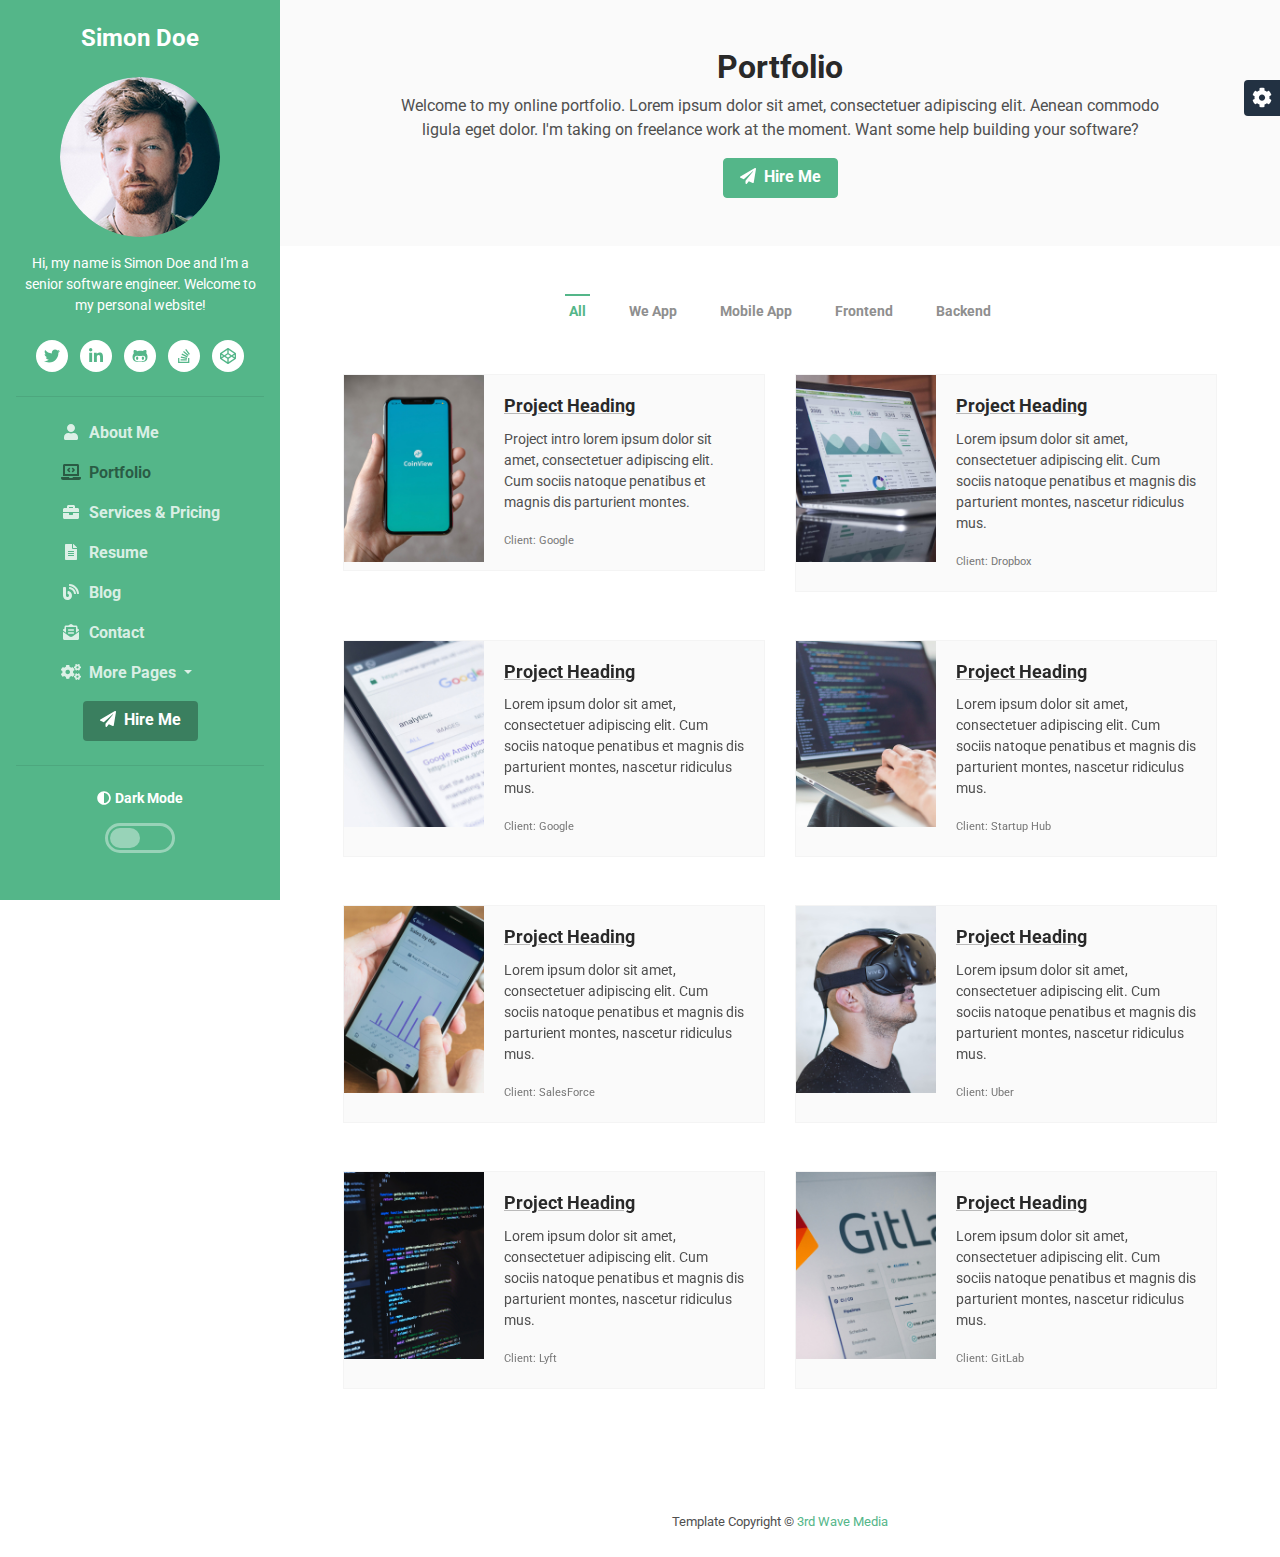
<file: portfolio.html>
<!DOCTYPE html>
<html lang="en"> 
<head>
    <title>DevCard - Bootstrap 4 vCard &amp; Portfolio Template For Developers</title>
    
    <!-- Meta -->
    <meta charset="utf-8">
    <meta http-equiv="X-UA-Compatible" content="IE=edge">
    <meta name="viewport" content="width=device-width, initial-scale=1.0">
    <meta name="description" content="DevCard Bootstrap 4 Template">
    <meta name="author" content="Xiaoying Riley at 3rd Wave Media">    
    <link rel="shortcut icon" href="favicon.ico"> 
    
    <!-- Google Fonts -->
	<link href="https://fonts.googleapis.com/css?family=Roboto:300,400,500,700" rel="stylesheet">
    
    <!-- FontAwesome JS -->
    <script defer src="assets/fontawesome/js/all.js"></script>
    
    <!-- Theme CSS -->  
    <link id="theme-style" rel="stylesheet" href="assets/css/theme-1.css">

</head> 

<body>
    
    <header class="header text-center">	    
		<div class="force-overflow">
			<h1 class="blog-name pt-lg-4 mb-0"><a href="index.html">Simon Doe</a></h1>
			
			<nav class="navbar navbar-expand-lg navbar-dark" >
				
				<button class="navbar-toggler" type="button" data-toggle="collapse" data-target="#navigation" aria-controls="navigation" aria-expanded="false" aria-label="Toggle navigation">
					<span class="navbar-toggler-icon"></span>
				</button>
				
				<div id="navigation" class="collapse navbar-collapse flex-column" >
					<div class="profile-section pt-3 pt-lg-0">
						<img class="profile-image mb-3 rounded-circle mx-auto" src="assets/images/profile.png" alt="image" >			
						
						<div class="bio mb-3">Hi, my name is Simon Doe and I'm a senior software engineer. Welcome to my personal website!</div><!--//bio-->
						<ul class="social-list list-inline py-2 mx-auto">
							<li class="list-inline-item"><a href="#"><i class="fab fa-twitter fa-fw"></i></a></li>
							<li class="list-inline-item"><a href="#"><i class="fab fa-linkedin-in fa-fw"></i></a></li>
							<li class="list-inline-item"><a href="#"><i class="fab fa-github-alt fa-fw"></i></a></li>
							<li class="list-inline-item"><a href="#"><i class="fab fa-stack-overflow fa-fw"></i></a></li>
							<li class="list-inline-item"><a href="#"><i class="fab fa-codepen fa-fw"></i></a></li>
						</ul><!--//social-list-->
						<hr> 
					</div><!--//profile-section-->
					
					<ul class="navbar-nav flex-column text-left">
						<li class="nav-item">
							<a class="nav-link" href="index.html"><i class="fas fa-user fa-fw mr-2"></i>About Me</a>
						</li>
						<li class="nav-item active">
							<a class="nav-link" href="portfolio.html"><i class="fas fa-laptop-code fa-fw mr-2"></i>Portfolio<span class="sr-only">(current)</span></a>
						</li>
						<li class="nav-item">
							<a class="nav-link" href="services.html"><i class="fas fa-briefcase fa-fw mr-2"></i>Services &amp; Pricing</a>
						</li>
						<li class="nav-item">
							<a class="nav-link" href="resume.html"><i class="fas fa-file-alt fa-fw mr-2"></i>Resume</a>
						</li>
						<li class="nav-item">
							<a class="nav-link" href="blog-home.html"><i class="fas fa-blog fa-fw mr-2"></i>Blog</a>
						</li>
						<li class="nav-item">
							<a class="nav-link" href="contact.html"><i class="fas fa-envelope-open-text fa-fw mr-2"></i>Contact</a>
						</li>
						<li class="nav-item dropdown">
							<a class="nav-link dropdown-toggle" href="#" id="navbarDropdown" role="button" data-toggle="dropdown" aria-haspopup="true" aria-expanded="false">
								<i class="fas fa-cogs fa-fw mr-2"></i>More Pages
							</a>
							<div class="dropdown-menu" aria-labelledby="navbarDropdown">
								<a class="dropdown-item" href="project.html">Project Page</a>
								<a class="dropdown-item" href="blog-home.html">Blog Home 1</a>
								<a class="dropdown-item" href="blog-home-alt.html">Blog Home 2</a>
								<a class="dropdown-item" href="blog-post.html">Blog Post</a>
							</div>
						</li>
					</ul>
					
					<div class="my-2">
						<a class="btn btn-primary" href="contact.html" target="_blank"><i class="fas fa-paper-plane mr-2"></i>Hire Me</a>
					</div>
					
	
					<div class="dark-mode-toggle text-center w-100">
						<hr class="mb-4">
					    <h4 class="toggle-name mb-3 "><i class="fas fa-adjust mr-1"></i>Dark Mode</h4>
					    
					    <input class="toggle" id="darkmode" type="checkbox">
					    <label class="toggle-btn mx-auto mb-0" for="darkmode"></label>
					    
					</div><!--//dark-mode-toggle-->
				</div>
			</nav>
		</div><!--//force-overflow-->
	</header>
	    
    <div class="main-wrapper">
	    <section class="cta-section theme-bg-light py-5">
		    <div class="container text-center single-col-max-width">
			    <h2 class="heading">Portfolio</h2>
			    <div class="intro">
			    <p>Welcome to my online portfolio. Lorem ipsum dolor sit amet, consectetuer adipiscing elit. Aenean commodo ligula eget dolor. I'm taking on freelance work at the moment. Want some help building your software?</p>
			    
			    </div>
			    <a class="btn btn-primary" href="contact.html" target="_blank"><i class="fas fa-paper-plane mr-2"></i>Hire Me</a>
			    
			    
		    </div><!--//container-->
	    </section>
	    <section class="projects-list px-3 py-5 p-md-5">
		    <div class="container">
			    <div class="text-center">
				    <ul id="filters" class="filters mb-5 mx-auto pl-0">
		                <li class="type active mb-3 mb-lg-0" data-filter="*">All</li>
		                <li class="type  mb-3 mb-lg-0" data-filter=".webapp">We App</li>
		                <li class="type  mb-3 mb-lg-0" data-filter=".mobileapp">Mobile App</li>
		                <li class="type  mb-3 mb-lg-0" data-filter=".frontend">Frontend</li>
		                <li class="type  mb-3 mb-lg-0" data-filter=".backend">Backend</li>
		            </ul><!--//filters-->
			    </div>
	            
			    <div class="project-cards row isotope">
					<div class="isotope-item col-md-6 mb-5 mobileapp frontend">
						<div class="card project-card">
							<div class="row no-gutters">
								<div class="col-lg-4 card-img-holder">
									<img src="assets/images/project/project-1.jpg" class="card-img" alt="image">
								</div>
								<div class="col-lg-8">
									<div class="card-body">
										<h5 class="card-title"><a href="project.html" class="theme-link">Project Heading</a></h5>
										<p class="card-text">Project intro lorem ipsum dolor sit amet, consectetuer adipiscing elit. Cum sociis natoque penatibus et magnis dis parturient montes.</p>
										<p class="card-text"><small class="text-muted">Client: Google</small></p>
									</div>
								</div>
							</div>
							<div class="link-mask">
								<a class="link-mask-link" href="project.html"></a>
								<div class="link-mask-text">
									<a class="btn btn-secondary" href="project.html">
										<i class="fas fa-eye mr-2"></i>View Case Study
									</a>
								</div>
							</div><!--//link-mask-->
						</div><!--//card-->
					</div><!--//col-->
					<div class="isotope-item col-md-6 mb-5 webapp frontend">	
						<div class="card project-card">
							<div class="row no-gutters">
								<div class="col-lg-4 card-img-holder">
									<img src="assets/images/project/project-2.jpg" class="card-img" alt="image">
								</div>
								<div class="col-lg-8">
									<div class="card-body">
										<h5 class="card-title"><a href="project.html" class="theme-link">Project Heading</a></h5>
										<p class="card-text">Lorem ipsum dolor sit amet, consectetuer adipiscing elit. Cum sociis natoque penatibus et magnis dis parturient montes, nascetur ridiculus mus. </p>
										<p class="card-text"><small class="text-muted">Client: Dropbox</small></p>
									</div>
								</div>
							</div>
							<div class="link-mask">
								<a class="link-mask-link" href="project.html"></a>
								<div class="link-mask-text">
									<a class="btn btn-secondary" href="project.html">
										<i class="fas fa-eye mr-2"></i>View Case Study
									</a>
								</div>
							</div><!--//link-mask-->
						</div><!--//card-->
					</div><!--//col-->
					<div class="isotope-item col-md-6 mb-5 mobileapp">
						<div class="card project-card">
							<div class="row no-gutters">
								<div class="col-lg-4 card-img-holder">
									<img src="assets/images/project/project-3.jpg" class="card-img" alt="image">
								</div>
								<div class="col-lg-8">
									<div class="card-body">
										<h5 class="card-title"><a href="project.html" class="theme-link">Project Heading</a></h5>
										<p class="card-text">Lorem ipsum dolor sit amet, consectetuer adipiscing elit. Cum sociis natoque penatibus et magnis dis parturient montes, nascetur ridiculus mus. </p>
										<p class="card-text"><small class="text-muted">Client: Google</small></p>
									</div>
								</div>
							</div>
							<div class="link-mask">
								<a class="link-mask-link" href="project.html"></a>
								<div class="link-mask-text">
									<a class="btn btn-secondary" href="project.html">
										<i class="fas fa-eye mr-2"></i>View Case Study
									</a>
								</div>
							</div><!--//link-mask-->
						</div><!--//card-->
					</div><!--//col-->
					<div class="isotope-item col-md-6 mb-5 webapp backend">
						<div class="card project-card">
							<div class="row no-gutters">
								<div class="col-lg-4 card-img-holder">
									<img src="assets/images/project/project-4.jpg" class="card-img" alt="image">
								</div>
								<div class="col-lg-8">
									<div class="card-body">
										<h5 class="card-title"><a href="project.html" class="theme-link">Project Heading</a></h5>
										<p class="card-text">Lorem ipsum dolor sit amet, consectetuer adipiscing elit. Cum sociis natoque penatibus et magnis dis parturient montes, nascetur ridiculus mus. </p>
										<p class="card-text"><small class="text-muted">Client: Startup Hub</small></p>
									</div>
								</div>
							</div>
							<div class="link-mask">
								<a class="link-mask-link" href="project.html"></a>
								<div class="link-mask-text">
									<a class="btn btn-secondary" href="project.html">
										<i class="fas fa-eye mr-2"></i>View Case Study
									</a>
								</div>
							</div><!--//link-mask-->
						</div><!--//card-->
					</div><!--//col-->
					<div class="isotope-item col-md-6 mb-5 mobileapp frontend">
						<div class="card project-card">
							<div class="row no-gutters">
								<div class="col-lg-4 card-img-holder">
									<img src="assets/images/project/project-5.jpg" class="card-img" alt="image">
								</div>
								<div class="col-lg-8">
									<div class="card-body">
										<h5 class="card-title"><a href="project.html" class="theme-link">Project Heading</a></h5>
										<p class="card-text">Lorem ipsum dolor sit amet, consectetuer adipiscing elit. Cum sociis natoque penatibus et magnis dis parturient montes, nascetur ridiculus mus. </p>
										<p class="card-text"><small class="text-muted">Client: SalesForce</small></p>
									</div>
								</div>
							</div>
							<div class="link-mask">
								<a class="link-mask-link" href="project.html"></a>
								<div class="link-mask-text">
									<a class="btn btn-secondary" href="project.html">
										<i class="fas fa-eye mr-2"></i>View Case Study
									</a>
								</div>
							</div><!--//link-mask-->
						</div><!--//card-->
					</div><!--//col-->
					<div class="isotope-item col-md-6 mb-5 webapp backend">
						<div class="card project-card">
							<div class="row no-gutters">
								<div class="col-lg-4 card-img-holder">
									<img src="assets/images/project/project-6.jpg" class="card-img" alt="image">
								</div>
								<div class="col-lg-8">
									<div class="card-body">
										<h5 class="card-title"><a href="project.html" class="theme-link">Project Heading</a></h5>
										<p class="card-text">Lorem ipsum dolor sit amet, consectetuer adipiscing elit. Cum sociis natoque penatibus et magnis dis parturient montes, nascetur ridiculus mus. </p>
										<p class="card-text"><small class="text-muted">Client: Uber</small></p>
									</div>
								</div>
							</div>
							<div class="link-mask">
								<a class="link-mask-link" href="project.html"></a>
								<div class="link-mask-text">
									<a class="btn btn-secondary" href="project.html">
										<i class="fas fa-eye mr-2"></i>View Case Study
									</a>
								</div>
							</div><!--//link-mask-->
						</div><!--//card-->
					</div><!--//col-->
					<div class="isotope-item col-md-6 mb-5 webapp frontend backend">
						<div class="card project-card">
							<div class="row no-gutters">
								<div class="col-lg-4 card-img-holder">
									<img src="assets/images/project/project-7.jpg" class="card-img" alt="image">
								</div>
								<div class="col-lg-8">
									<div class="card-body">
										<h5 class="card-title"><a href="project.html" class="theme-link">Project Heading</a></h5>
										<p class="card-text">Lorem ipsum dolor sit amet, consectetuer adipiscing elit. Cum sociis natoque penatibus et magnis dis parturient montes, nascetur ridiculus mus. </p>
										<p class="card-text"><small class="text-muted">Client: Lyft</small></p>
									</div>
								</div>
							</div>
							<div class="link-mask">
								<a class="link-mask-link" href="project.html"></a>
								<div class="link-mask-text">
									<a class="btn btn-secondary" href="project.html">
										<i class="fas fa-eye mr-2"></i>View Case Study
									</a>
								</div>
							</div><!--//link-mask-->
						</div><!--//card-->
					</div><!--//col-->
					<div class="isotope-item col-md-6 mb-5 webapp frontend">
						<div class="card project-card">
							<div class="row no-gutters">
								<div class="col-lg-4 card-img-holder">
									<img src="assets/images/project/project-8.jpg" class="card-img" alt="image">
								</div>
								<div class="col-lg-8">
									<div class="card-body">
										<h5 class="card-title"><a href="project.html" class="theme-link">Project Heading</a></h5>
										<p class="card-text">Lorem ipsum dolor sit amet, consectetuer adipiscing elit. Cum sociis natoque penatibus et magnis dis parturient montes, nascetur ridiculus mus. </p>
										<p class="card-text"><small class="text-muted">Client: GitLab</small></p>
									</div>
								</div>
							</div>
							<div class="link-mask">
								<a class="link-mask-link" href="project.html"></a>
								<div class="link-mask-text">
									<a class="btn btn-secondary" href="project.html">
										<i class="fas fa-eye mr-2"></i>View Case Study
									</a>
								</div>
							</div><!--//link-mask-->
						</div><!--//card-->
					</div><!--//col-->
				</div><!--//row-->
			
		    </div>
	    </section>
	    
	    <footer class="footer text-center py-4">
			<small class="copyright">Template Copyright &copy; <a href="https://themes.3rdwavemedia.com/" target="_blank">3rd Wave Media</a></small>
		</footer>
    
    </div><!--//main-wrapper-->
    
    <!-- *****CONFIGURE STYLE (REMOVE ON YOUR PRODUCTION SITE)****** -->  
	<div id="config-panel" class="config-panel d-none d-lg-block">
		<div class="panel-inner">
			<a id="config-trigger" class="config-trigger config-panel-hide text-center" href="#"><i class="fas fa-cog mx-auto" data-fa-transform="down-6" ></i></a>
			<h5 class="panel-title">Choose Colour</h5>
			<ul id="color-options" class="list-inline mb-0">
				<li class="theme-1 active list-inline-item"><a data-style="assets/css/theme-1.css" href="#"></a></li>
				<li class="theme-2  list-inline-item"><a data-style="assets/css/theme-2.css" href="#"></a></li>
				<li class="theme-3  list-inline-item"><a data-style="assets/css/theme-3.css" href="#"></a></li>
				<li class="theme-4  list-inline-item"><a data-style="assets/css/theme-4.css" href="#"></a></li>
				<li class="theme-5  list-inline-item"><a data-style="assets/css/theme-5.css" href="#"></a></li>
				<li class="theme-6  list-inline-item"><a data-style="assets/css/theme-6.css" href="#"></a></li>
				<li class="theme-7  list-inline-item"><a data-style="assets/css/theme-7.css" href="#"></a></li>
				<li class="theme-8  list-inline-item"><a data-style="assets/css/theme-8.css" href="#"></a></li>
				<li class="theme-9  list-inline-item"><a data-style="assets/css/theme-9.css" href="#"></a></li>
				<li class="theme-10  list-inline-item"><a data-style="assets/css/theme-10.css" href="#"></a></li>
			</ul>
			<a id="config-close" class="close" href="#"><i class="fa fa-times-circle"></i></a>
		</div><!--//panel-inner-->
	</div><!--//configure-panel-->

    <!-- Javascript -->          
    <script src="assets/plugins/jquery-3.4.1.min.js"></script>
    <script src="assets/plugins/popper.min.js"></script> 
    <script src="assets/plugins/bootstrap/js/bootstrap.min.js"></script> 
    
    <!--Page Specific JS -->
    <script type="text/javascript" src="assets/plugins/imagesloaded.pkgd.min.js"></script> 
    <script type="text/javascript" src="assets/plugins/isotope.pkgd.min.js"></script> 
    
    <script type="text/javascript" src="assets/js/isotope-custom.js"></script>
    
    <!-- Dark Mode -->
	<script src="assets/plugins/js-cookie.min.js"></script>
	<script src="assets/js/dark-mode.js"></script>

    <!-- Style Switcher (REMOVE ON YOUR PRODUCTION SITE) -->
    <script src="assets/js/demo/style-switcher.js"></script>     
    

</body>
</html>
</file>
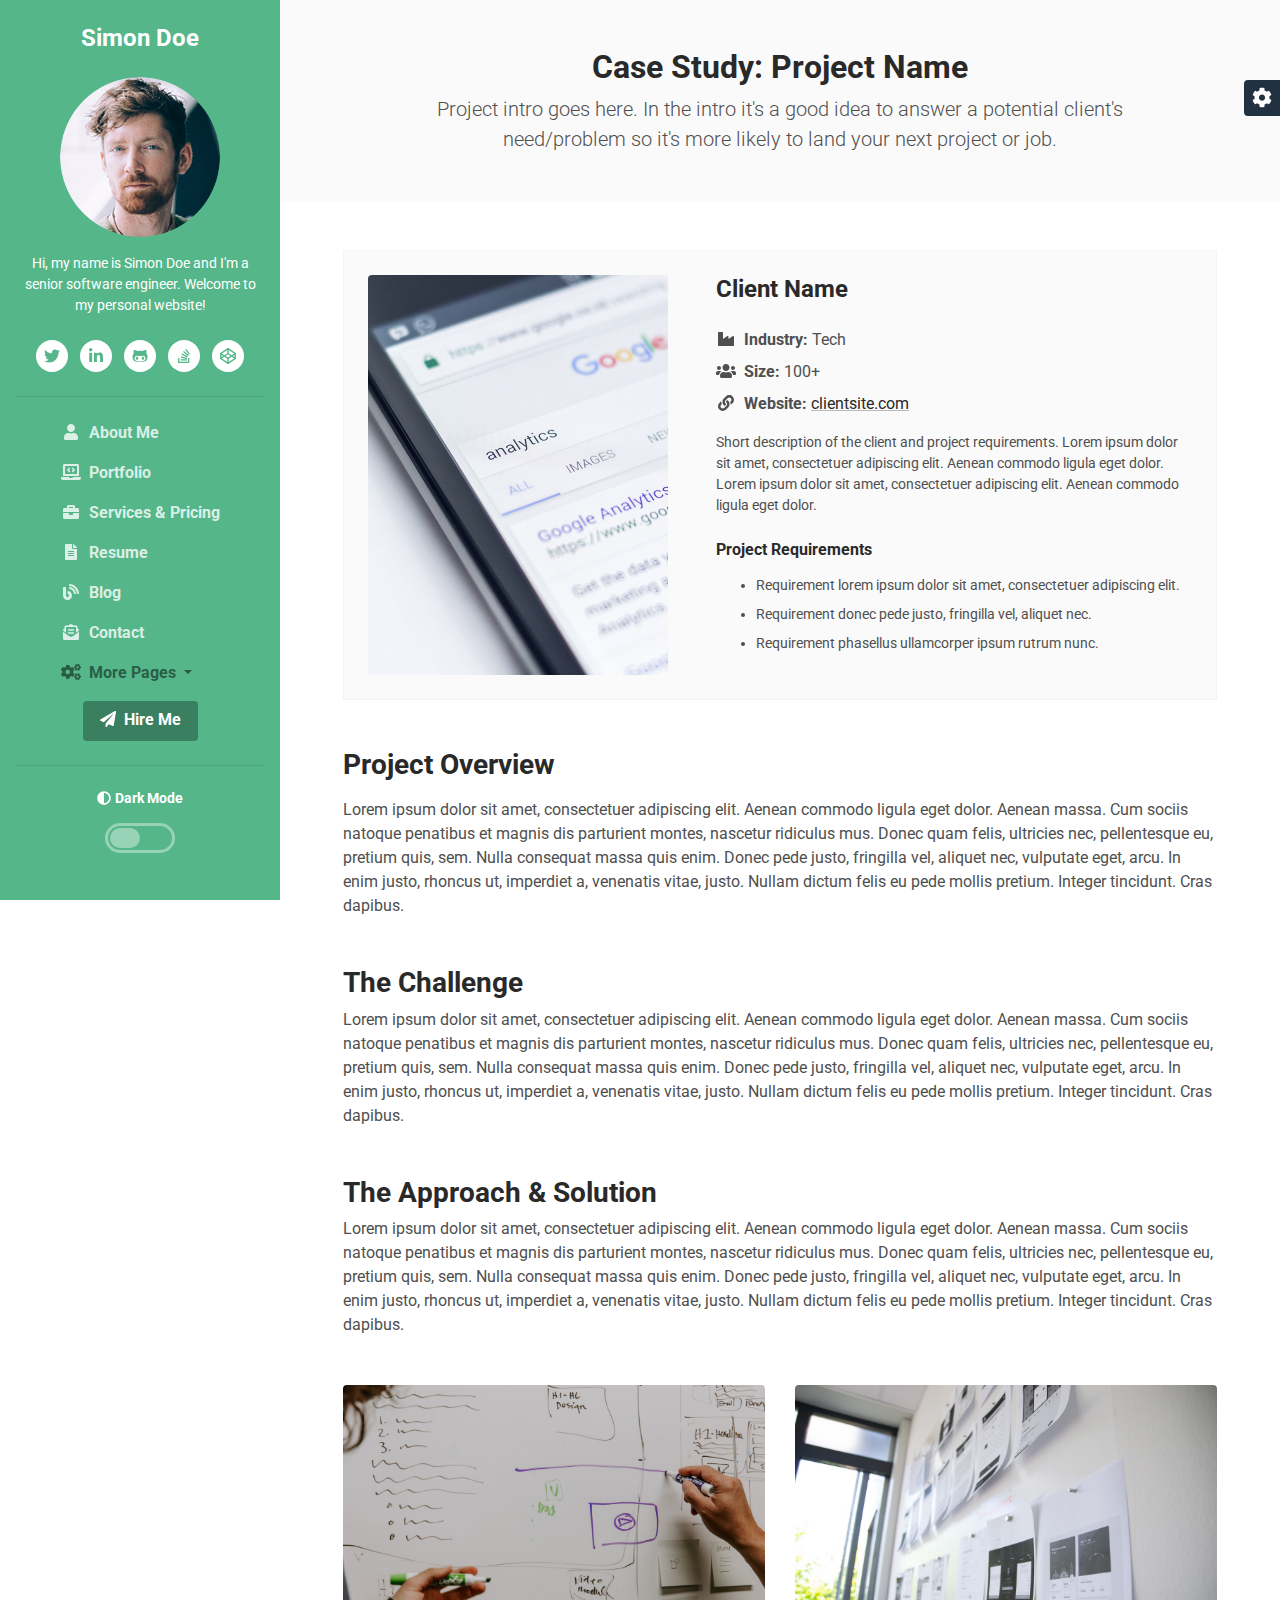
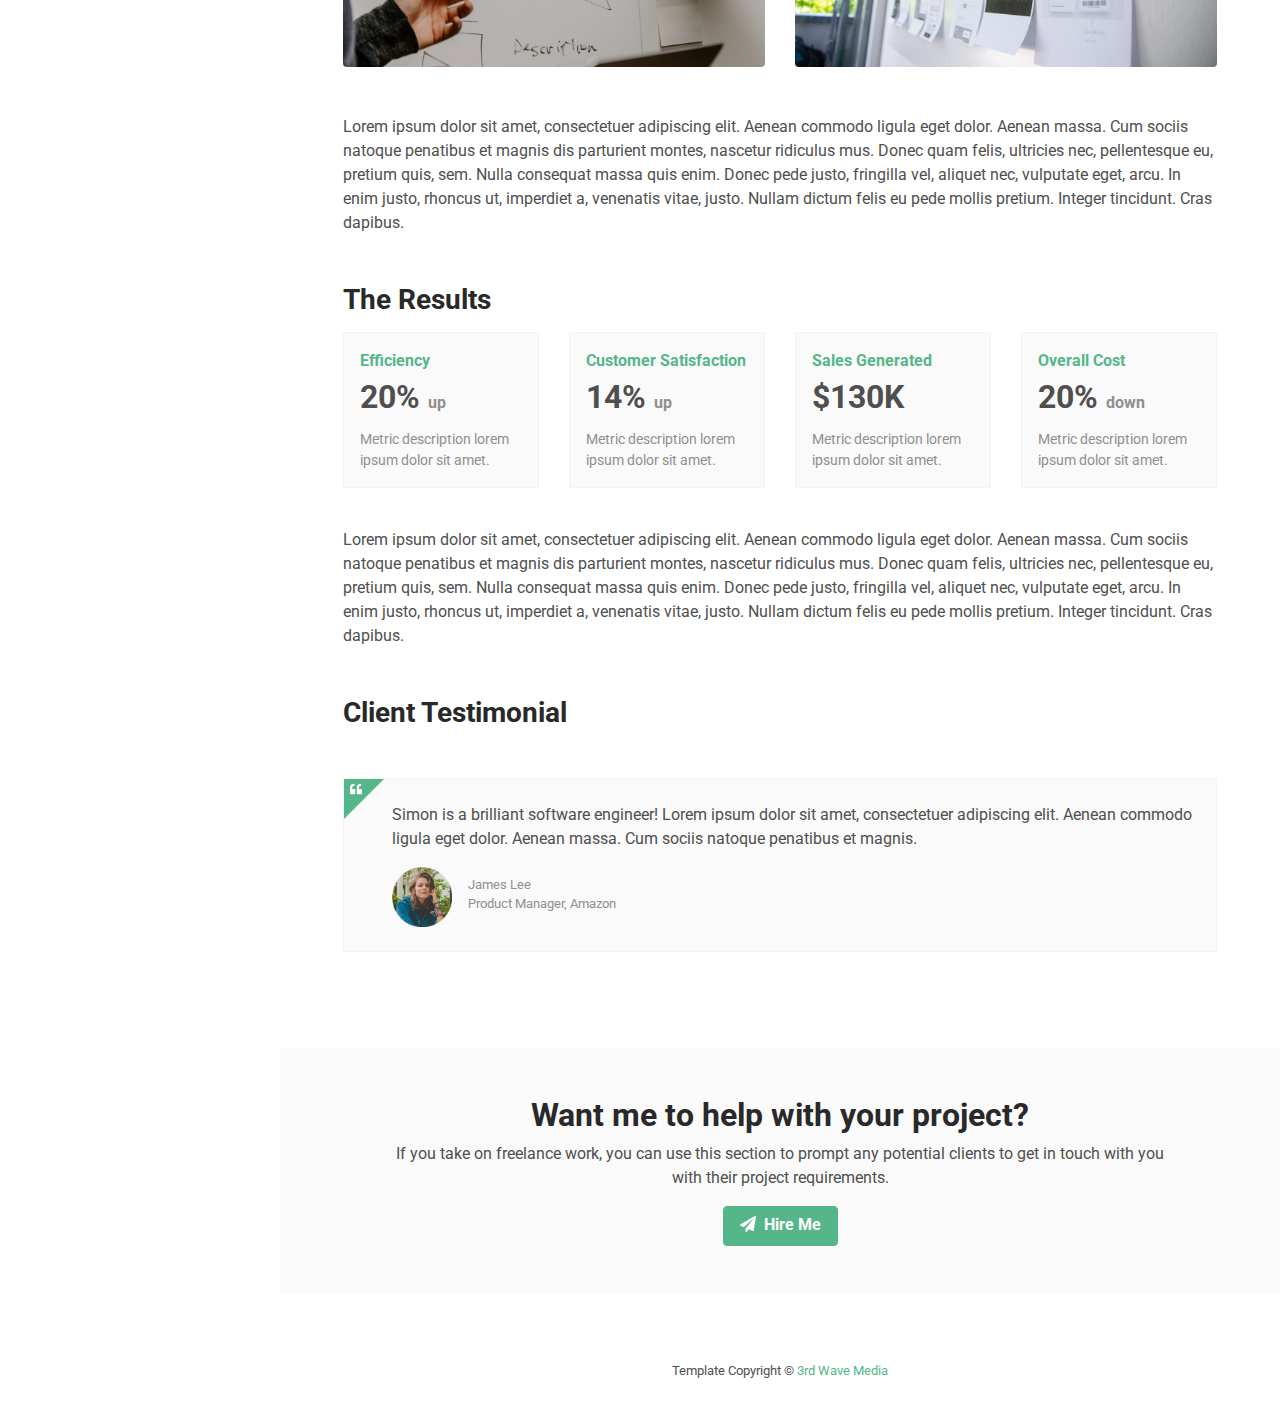
<file: project.html>
<!DOCTYPE html>
<html lang="en"> 
<head>
    <title>DevCard - Bootstrap 4 vCard &amp; Portfolio Template For Developers</title>
    
    <!-- Meta -->
    <meta charset="utf-8">
    <meta http-equiv="X-UA-Compatible" content="IE=edge">
    <meta name="viewport" content="width=device-width, initial-scale=1.0">
    <meta name="description" content="DevCard Bootstrap 4 Template">
    <meta name="author" content="Xiaoying Riley at 3rd Wave Media">    
    <link rel="shortcut icon" href="favicon.ico"> 
    
    <!-- Google Fonts -->
	<link href="https://fonts.googleapis.com/css?family=Roboto:300,400,500,700" rel="stylesheet">
    
    <!-- FontAwesome JS -->
    <script defer src="assets/fontawesome/js/all.js"></script>
    
    <!-- Theme CSS -->  
    <link id="theme-style" rel="stylesheet" href="assets/css/theme-1.css">

</head> 

<body>
    
    <header class="header text-center">	    
		<div class="force-overflow">
			<h1 class="blog-name pt-lg-4 mb-0"><a href="index.html">Simon Doe</a></h1>
			
			<nav class="navbar navbar-expand-lg navbar-dark" >
				
				<button class="navbar-toggler" type="button" data-toggle="collapse" data-target="#navigation" aria-controls="navigation" aria-expanded="false" aria-label="Toggle navigation">
					<span class="navbar-toggler-icon"></span>
				</button>
				
				<div id="navigation" class="collapse navbar-collapse flex-column" >
					<div class="profile-section pt-3 pt-lg-0">
						<img class="profile-image mb-3 rounded-circle mx-auto" src="assets/images/profile.png" alt="image" >			
						
						<div class="bio mb-3">Hi, my name is Simon Doe and I'm a senior software engineer. Welcome to my personal website!</div><!--//bio-->
						<ul class="social-list list-inline py-2 mx-auto">
							<li class="list-inline-item"><a href="#"><i class="fab fa-twitter fa-fw"></i></a></li>
							<li class="list-inline-item"><a href="#"><i class="fab fa-linkedin-in fa-fw"></i></a></li>
							<li class="list-inline-item"><a href="#"><i class="fab fa-github-alt fa-fw"></i></a></li>
							<li class="list-inline-item"><a href="#"><i class="fab fa-stack-overflow fa-fw"></i></a></li>
							<li class="list-inline-item"><a href="#"><i class="fab fa-codepen fa-fw"></i></a></li>
						</ul><!--//social-list-->
						<hr> 
					</div><!--//profile-section-->
					
					<ul class="navbar-nav flex-column text-left">
						<li class="nav-item">
							<a class="nav-link" href="index.html"><i class="fas fa-user fa-fw mr-2"></i>About Me</a>
						</li>
						<li class="nav-item">
							<a class="nav-link" href="portfolio.html"><i class="fas fa-laptop-code fa-fw mr-2"></i>Portfolio</a>
						</li>
						<li class="nav-item">
							<a class="nav-link" href="services.html"><i class="fas fa-briefcase fa-fw mr-2"></i>Services &amp; Pricing</a>
						</li>
						<li class="nav-item">
							<a class="nav-link" href="resume.html"><i class="fas fa-file-alt fa-fw mr-2"></i>Resume</a>
						</li>
						<li class="nav-item">
							<a class="nav-link" href="blog-home.html"><i class="fas fa-blog fa-fw mr-2"></i>Blog</a>
						</li>
						<li class="nav-item">
							<a class="nav-link" href="contact.html"><i class="fas fa-envelope-open-text fa-fw mr-2"></i>Contact</a>
						</li>
						<li class="nav-item dropdown active">
							<a class="nav-link dropdown-toggle" href="#" id="navbarDropdown" role="button" data-toggle="dropdown" aria-haspopup="true" aria-expanded="false">
								<i class="fas fa-cogs fa-fw mr-2"></i>More Pages
							</a>
							<div class="dropdown-menu" aria-labelledby="navbarDropdown">
								<a class="dropdown-item active" href="project.html">Project Page<span class="sr-only">(current)</span></a>
								<a class="dropdown-item" href="blog-home.html">Blog Home 1</a>
								<a class="dropdown-item" href="blog-home-alt.html">Blog Home 2</a>
								<a class="dropdown-item" href="blog-post.html">Blog Post</a>
							</div>
						</li>
					</ul>
					
					<div class="my-2">
						<a class="btn btn-primary" href="contact.html" target="_blank"><i class="fas fa-paper-plane mr-2"></i>Hire Me</a>
					</div>
					
	
					<div class="dark-mode-toggle text-center w-100">
						<hr class="mb-4">
					    <h4 class="toggle-name mb-3 "><i class="fas fa-adjust mr-1"></i>Dark Mode</h4>
					    
					    <input class="toggle" id="darkmode" type="checkbox">
					    <label class="toggle-btn mx-auto mb-0" for="darkmode"></label>
					    
					</div><!--//dark-mode-toggle-->
				</div>
			</nav>
		</div><!--//force-overflow-->
	</header>
	    
    <div class="main-wrapper">
	    <section class="cta-section theme-bg-light py-5">
		    <div class="container single-col-max-width">
			    <h2 class="heading text-center">Case Study: Project Name</h2>
			    <div class="project-intro text-center">
					<p class="mb-0 lead">Project intro goes here. In the intro it's a good idea to answer a potential client's need/problem so it's more likely to land your next project or job.</p>
				</div>
			    
		    </div><!--//container-->
	    </section>
	    <section class="project px-3 py-5 p-md-5">
		    <div class="container">
			    <div class="project-meta media flex-column flex-md-row p-4 theme-bg-light">
				    <img class="project-thumb mb-3 mb-md-0 mr-md-5 rounded d-none d-md-inline-block" src="assets/images/project/project-3.jpg" alt="">
					<div class="media-body">
					    <div class="client-info">
						    <h3 class="client-name font-weight-bold mb-4">Client Name</h3>
						    <ul class="client-meta list-unstyled">
							    <li class="mb-2"><i class="fas fa-industry fa-fw mr-2"></i><strong>Industry:</strong> Tech</li>
							    <li class="mb-2"><i class="fas fa-users fa-fw mr-2"></i><strong>Size:</strong> 100+</li>
							    <li class="mb-2"><strong><i class="fas fa-link fa-fw mr-2"></i>Website:</strong> <a class="theme-link" href="#">clientsite.com</a></li>
							    
						    </ul>
						    <div class="client-bio mb-4">Short description of the client and project requirements. Lorem ipsum dolor sit amet, consectetuer adipiscing elit. Aenean commodo ligula eget dolor. Lorem ipsum dolor sit amet, consectetuer adipiscing elit. Aenean commodo ligula eget dolor.</div>
						    <h4 class="subheading mb-3">Project Requirements</h4>
						    <ul class="mb-0">
							    <li class="mb-2">Requirement lorem ipsum dolor sit amet, consectetuer adipiscing elit.</li>
							    <li class="mb-2">Requirement donec pede justo, fringilla vel, aliquet nec.</li>
							    <li class="mb-2">Requirement phasellus ullamcorper ipsum rutrum nunc. </li>
						    </ul>
					    </div>					
					</div><!--//media-body-->
				</div><!--//project-meta-->
				<div class="project-sections py-5">
					<div class="project-section mb-5">
					    <h3 class="project-section-title mb-3">Project Overview</h3>
					    <p>Lorem ipsum dolor sit amet, consectetuer adipiscing elit. Aenean commodo ligula eget dolor. Aenean massa. Cum sociis natoque penatibus et magnis dis parturient montes, nascetur ridiculus mus. Donec quam felis, ultricies nec, pellentesque eu, pretium quis, sem. Nulla consequat massa quis enim. Donec pede justo, fringilla vel, aliquet nec, vulputate eget, arcu. In enim justo, rhoncus ut, imperdiet a, venenatis vitae, justo. Nullam dictum felis eu pede mollis pretium. Integer tincidunt. Cras dapibus. </p>
					</div><!--//project-section-->
					
					<div class="project-section mb-5">
					     <h3 class="project-section-title">The Challenge</h3>
					    <p>Lorem ipsum dolor sit amet, consectetuer adipiscing elit. Aenean commodo ligula eget dolor. Aenean massa. Cum sociis natoque penatibus et magnis dis parturient montes, nascetur ridiculus mus. Donec quam felis, ultricies nec, pellentesque eu, pretium quis, sem. Nulla consequat massa quis enim. Donec pede justo, fringilla vel, aliquet nec, vulputate eget, arcu. In enim justo, rhoncus ut, imperdiet a, venenatis vitae, justo. Nullam dictum felis eu pede mollis pretium. Integer tincidunt. Cras dapibus. </p>
					     
					</div><!--//project-section-->
					
					<div class="project-section mb-5">
					     <h3 class="project-section-title">The Approach &amp; Solution</h3>
					    <p>Lorem ipsum dolor sit amet, consectetuer adipiscing elit. Aenean commodo ligula eget dolor. Aenean massa. Cum sociis natoque penatibus et magnis dis parturient montes, nascetur ridiculus mus. Donec quam felis, ultricies nec, pellentesque eu, pretium quis, sem. Nulla consequat massa quis enim. Donec pede justo, fringilla vel, aliquet nec, vulputate eget, arcu. In enim justo, rhoncus ut, imperdiet a, venenatis vitae, justo. Nullam dictum felis eu pede mollis pretium. Integer tincidunt. Cras dapibus. </p>
					    <div class="row mt-5">
						    <div class="col-12 col-lg-6 mb-5">
							    <img class="img-fluid rounded" src="assets/images/project/project-figure-1.jpg" alt="image">
						    </div>
						    <div class="col-12 col-lg-6 mb-5">
							    <img class="img-fluid rounded" src="assets/images/project/project-figure-2.jpg" alt="image">
						    </div>
					    </div>
						    
					    <p>Lorem ipsum dolor sit amet, consectetuer adipiscing elit. Aenean commodo ligula eget dolor. Aenean massa. Cum sociis natoque penatibus et magnis dis parturient montes, nascetur ridiculus mus. Donec quam felis, ultricies nec, pellentesque eu, pretium quis, sem. Nulla consequat massa quis enim. Donec pede justo, fringilla vel, aliquet nec, vulputate eget, arcu. In enim justo, rhoncus ut, imperdiet a, venenatis vitae, justo. Nullam dictum felis eu pede mollis pretium. Integer tincidunt. Cras dapibus. </p>
					     
					</div><!--//project-section-->
					
					<div class="project-section mb-5">
					     <h3 class="project-section-title mb-3">The Results</h3>
					     
					     <div class="metrics mb-4">
						     <div class="row">
							     <div class="metric col-6 col-xl-3 mb-3">
								     <div class="inner p-3 theme-bg-light">
									     <div class="metric-name">Efficiency</div>
									     <div class="metric-data mb-2">20% <span class="unit">up</span></div>
									     <div class="metric-desc">Metric description lorem ipsum dolor sit amet.</div>
								     </div>
							     </div><!--//metric-->
							     <div class="metric col-6 col-xl-3 mb-3">
								     <div class="inner p-3 theme-bg-light">
									     <div class="metric-name">Customer Satisfaction</div>
									     <div class="metric-data mb-2">14% <span class="unit">up</span></div>
									     <div class="metric-desc">Metric description lorem ipsum dolor sit amet.</div>
								     </div>
							     </div><!--//metric-->
							     <div class="metric col-6 col-xl-3 mb-3">
								     <div class="inner p-3 theme-bg-light">
									     <div class="metric-name">Sales Generated</div>
									     <div class="metric-data mb-2">$130K</div>
									     <div class="metric-desc">Metric description lorem ipsum dolor sit amet.</div>
								     </div>
							     </div><!--//metric-->
							     <div class="metric col-6 col-xl-3 mb-3">
								     <div class="inner p-3 theme-bg-light">
									     <div class="metric-name">Overall Cost</div>
									     <div class="metric-data mb-2">20% <span class="unit">down</span></div>
									     <div class="metric-desc">Metric description lorem ipsum dolor sit amet.</div>
								     </div>
							     </div><!--//metric-->
						     </div><!--//row-->
					     </div><!--//metrics-->
					     
					    <p>Lorem ipsum dolor sit amet, consectetuer adipiscing elit. Aenean commodo ligula eget dolor. Aenean massa. Cum sociis natoque penatibus et magnis dis parturient montes, nascetur ridiculus mus. Donec quam felis, ultricies nec, pellentesque eu, pretium quis, sem. Nulla consequat massa quis enim. Donec pede justo, fringilla vel, aliquet nec, vulputate eget, arcu. In enim justo, rhoncus ut, imperdiet a, venenatis vitae, justo. Nullam dictum felis eu pede mollis pretium. Integer tincidunt. Cras dapibus. </p>
					     
					</div><!--//project-section-->
					
					<div class="project-section mb-5">
					     <h3 class="project-section-title mb-3">Client Testimonial</h3>
                    </div><!--//project-section-->
				    <div class="client-quote">
						<div class="quote-holder">
							<blockquote class="quote-content">
								Simon is a brilliant software engineer! Lorem ipsum dolor sit amet, consectetuer adipiscing elit. Aenean commodo ligula eget dolor. Aenean massa. Cum sociis natoque penatibus et magnis.
							</blockquote>
							<i class="fas fa-quote-left"></i>
						</div><!--//quote-holder-->
						<div class="source-holder">
							<div class="source-profile">
								<img src="assets/images/clients/profile-4.png" alt="image"/>
							</div>
							<div class="meta">
								<div class="name">James Lee</div>
								<div class="info">Product Manager, Amazon</div>
							</div>
						</div>
					</div>
				</div>
		    </div>
	    </section>
	    
	    <section class="promo-section theme-bg-light py-5 text-center">
		    <div class="container single-col-max-width">
			    <h2 class="title">Want me to help with your project?</h2>
			    <p>If you take on freelance work, you can use this section to prompt any potential clients to get in touch with you with their project requirements.</p>
                <div class="text-center"><a class="btn btn-primary" href="contact.html" target="_blank"><i class="fas fa-paper-plane mr-2"></i>Hire Me</a></div>
		    </div><!--//container-->
	    </section><!--//promo-section-->
	    
	    <footer class="footer text-center py-4">
			<small class="copyright">Template Copyright &copy; <a href="https://themes.3rdwavemedia.com/" target="_blank">3rd Wave Media</a></small>
		</footer>
    
    </div><!--//main-wrapper-->
    
    <!-- *****CONFIGURE STYLE (REMOVE ON YOUR PRODUCTION SITE)****** -->  
	<div id="config-panel" class="config-panel d-none d-lg-block">
		<div class="panel-inner">
			<a id="config-trigger" class="config-trigger config-panel-hide text-center" href="#"><i class="fas fa-cog mx-auto" data-fa-transform="down-6" ></i></a>
			<h5 class="panel-title">Choose Colour</h5>
			<ul id="color-options" class="list-inline mb-0">
				<li class="theme-1 active list-inline-item"><a data-style="assets/css/theme-1.css" href="#"></a></li>
				<li class="theme-2  list-inline-item"><a data-style="assets/css/theme-2.css" href="#"></a></li>
				<li class="theme-3  list-inline-item"><a data-style="assets/css/theme-3.css" href="#"></a></li>
				<li class="theme-4  list-inline-item"><a data-style="assets/css/theme-4.css" href="#"></a></li>
				<li class="theme-5  list-inline-item"><a data-style="assets/css/theme-5.css" href="#"></a></li>
				<li class="theme-6  list-inline-item"><a data-style="assets/css/theme-6.css" href="#"></a></li>
				<li class="theme-7  list-inline-item"><a data-style="assets/css/theme-7.css" href="#"></a></li>
				<li class="theme-8  list-inline-item"><a data-style="assets/css/theme-8.css" href="#"></a></li>
				<li class="theme-9  list-inline-item"><a data-style="assets/css/theme-9.css" href="#"></a></li>
				<li class="theme-10  list-inline-item"><a data-style="assets/css/theme-10.css" href="#"></a></li>
			</ul>
			<a id="config-close" class="close" href="#"><i class="fa fa-times-circle"></i></a>
		</div><!--//panel-inner-->
	</div><!--//configure-panel-->

    <!-- Javascript -->          
    <script src="assets/plugins/jquery-3.4.1.min.js"></script>
    <script src="assets/plugins/popper.min.js"></script> 
    <script src="assets/plugins/bootstrap/js/bootstrap.min.js"></script> 
    
    <!-- Dark Mode -->
	<script src="assets/plugins/js-cookie.min.js"></script>
	<script src="assets/js/dark-mode.js"></script>

    <!-- Style Switcher (REMOVE ON YOUR PRODUCTION SITE) -->
    <script src="assets/js/demo/style-switcher.js"></script>     
    

</body>
</html>
</file>
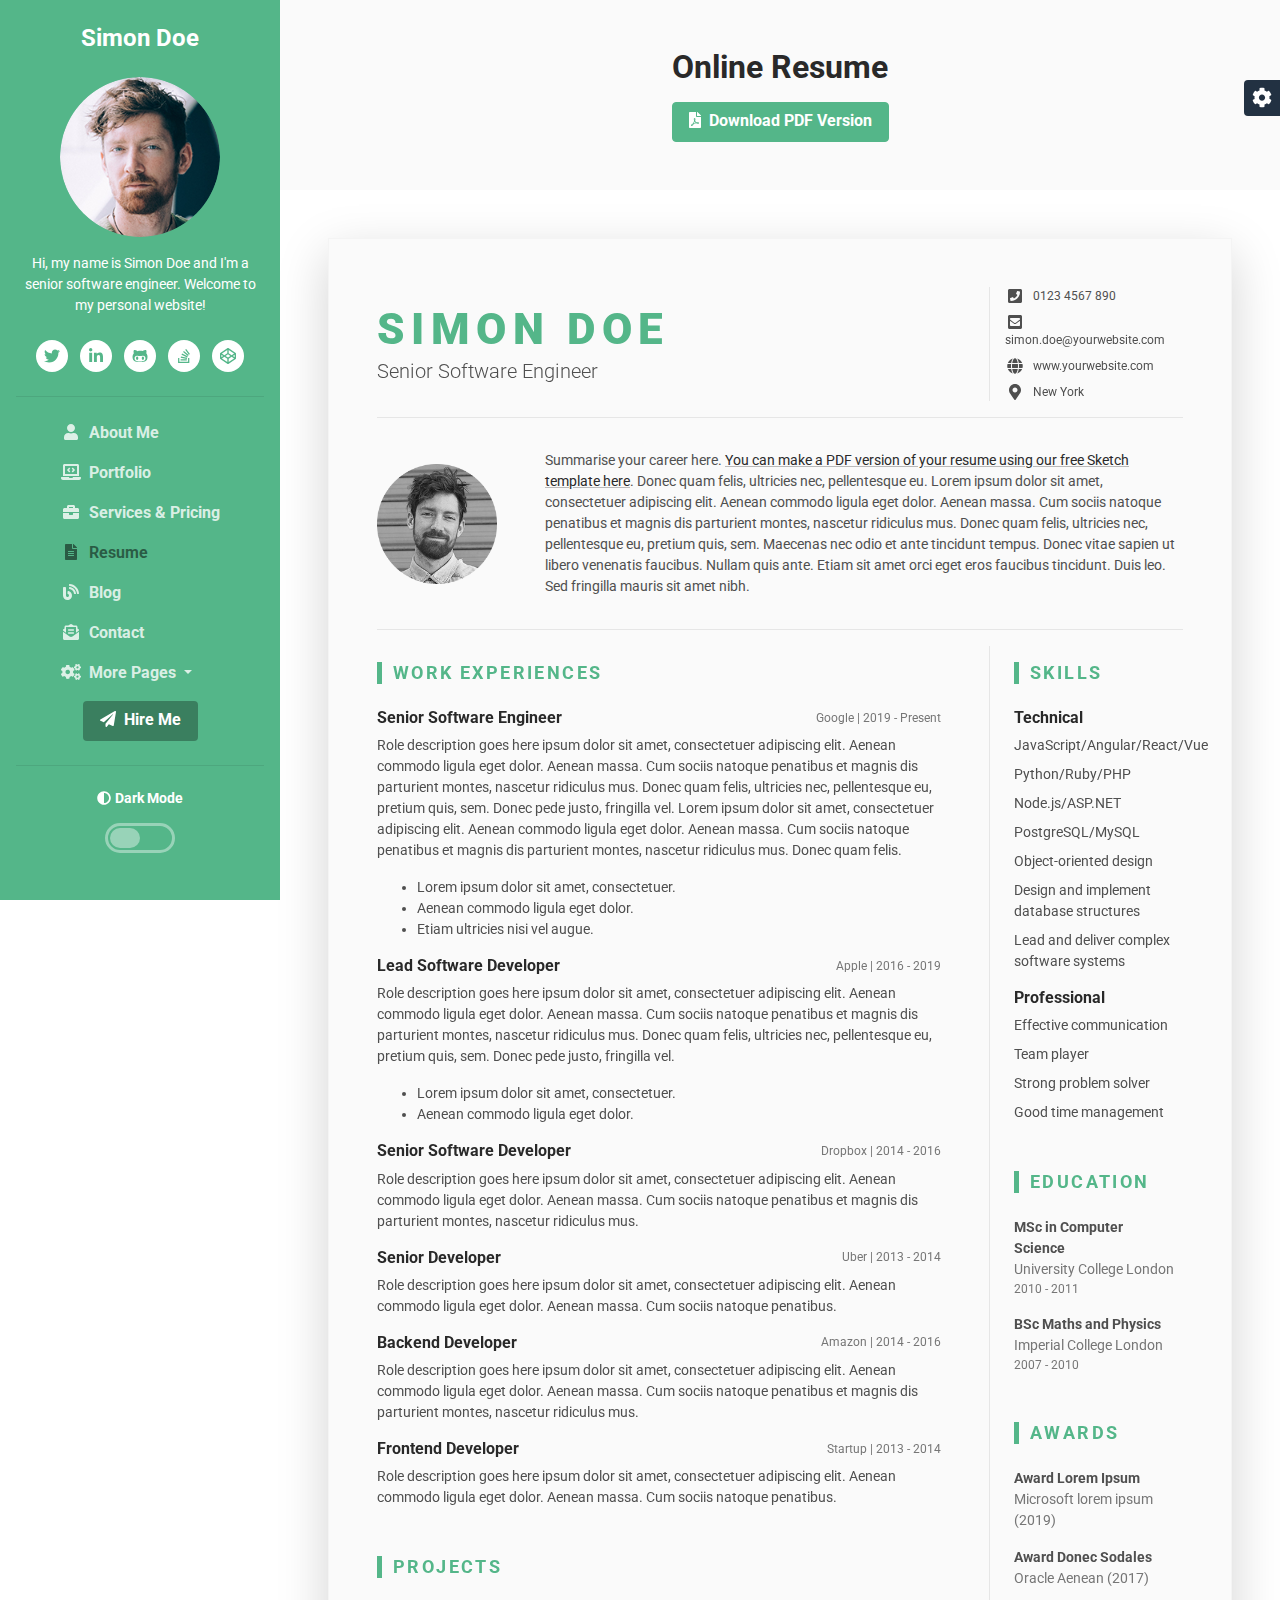
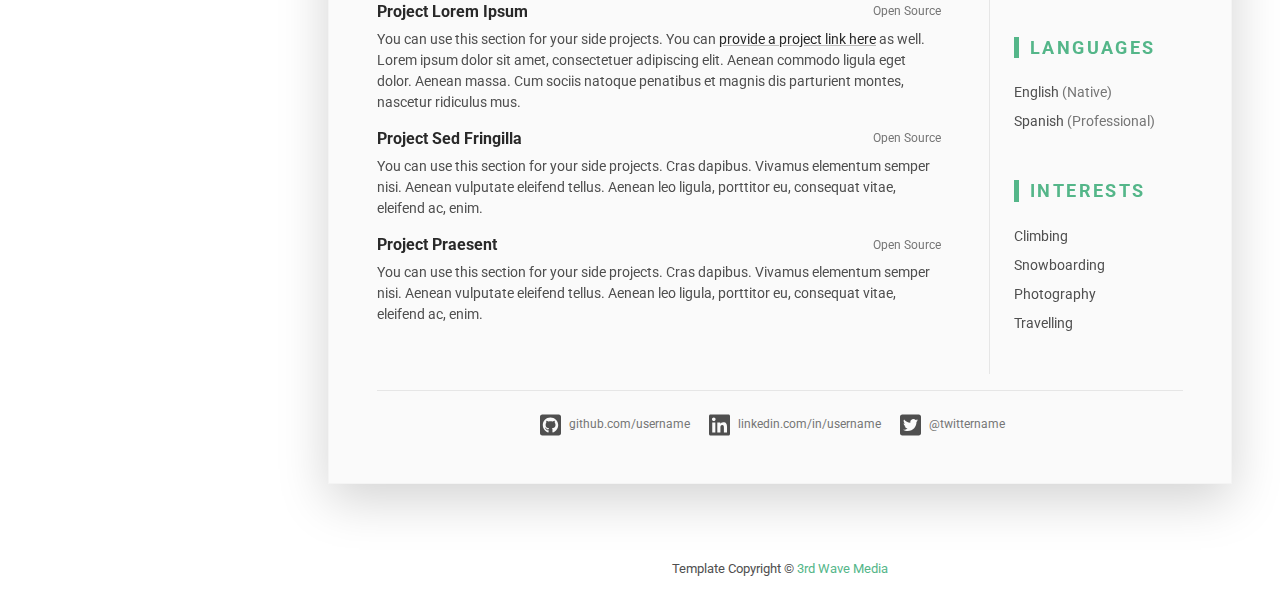
<file: resume.html>
<!DOCTYPE html>
<html lang="en"> 
<head>
	<title>DevCard - Bootstrap 4 vCard &amp; Portfolio Template For Developers</title>
	
	<!-- Meta -->
	<meta charset="utf-8">
	<meta http-equiv="X-UA-Compatible" content="IE=edge">
	<meta name="viewport" content="width=device-width, initial-scale=1.0">
	<meta name="description" content="DevCard Bootstrap 4 Template">
	<meta name="author" content="Xiaoying Riley at 3rd Wave Media">    
	<link rel="shortcut icon" href="favicon.ico"> 
	
	<!-- Google Fonts -->
	<link href="https://fonts.googleapis.com/css?family=Roboto:300,400,500,700,900" rel="stylesheet">
	
	<!-- FontAwesome JS -->
    <script defer src="assets/fontawesome/js/all.js"></script>
	
	<!-- Theme CSS -->  
	<link id="theme-style" rel="stylesheet" href="assets/css/theme-1.css">

</head> 

<body>
	
	<header class="header text-center">	    
		<div class="force-overflow">
			<h1 class="blog-name pt-lg-4 mb-0"><a href="index.html">Simon Doe</a></h1>
			
			<nav class="navbar navbar-expand-lg navbar-dark" >
				
				<button class="navbar-toggler" type="button" data-toggle="collapse" data-target="#navigation" aria-controls="navigation" aria-expanded="false" aria-label="Toggle navigation">
					<span class="navbar-toggler-icon"></span>
				</button>
				
				<div id="navigation" class="collapse navbar-collapse flex-column" >
					<div class="profile-section pt-3 pt-lg-0">
						<img class="profile-image mb-3 rounded-circle mx-auto" src="assets/images/profile.png" alt="image" >			
						
						<div class="bio mb-3">Hi, my name is Simon Doe and I'm a senior software engineer. Welcome to my personal website!</div><!--//bio-->
						<ul class="social-list list-inline py-2 mx-auto">
							<li class="list-inline-item"><a href="#"><i class="fab fa-twitter fa-fw"></i></a></li>
							<li class="list-inline-item"><a href="#"><i class="fab fa-linkedin-in fa-fw"></i></a></li>
							<li class="list-inline-item"><a href="#"><i class="fab fa-github-alt fa-fw"></i></a></li>
							<li class="list-inline-item"><a href="#"><i class="fab fa-stack-overflow fa-fw"></i></a></li>
							<li class="list-inline-item"><a href="#"><i class="fab fa-codepen fa-fw"></i></a></li>
						</ul><!--//social-list-->
						<hr> 
					</div><!--//profile-section-->
					
					<ul class="navbar-nav flex-column text-left">
						<li class="nav-item">
							<a class="nav-link" href="index.html"><i class="fas fa-user fa-fw mr-2"></i>About Me</a>
						</li>
						<li class="nav-item">
							<a class="nav-link" href="portfolio.html"><i class="fas fa-laptop-code fa-fw mr-2"></i>Portfolio</a>
						</li>
						<li class="nav-item">
							<a class="nav-link" href="services.html"><i class="fas fa-briefcase fa-fw mr-2"></i>Services &amp; Pricing</a>
						</li>
						<li class="nav-item active">
							<a class="nav-link" href="resume.html"><i class="fas fa-file-alt fa-fw mr-2"></i>Resume<span class="sr-only">(current)</span></a>
						</li>
						<li class="nav-item">
							<a class="nav-link" href="blog-home.html"><i class="fas fa-blog fa-fw mr-2"></i>Blog</a>
						</li>
						<li class="nav-item">
							<a class="nav-link" href="contact.html"><i class="fas fa-envelope-open-text fa-fw mr-2"></i>Contact</a>
						</li>
						<li class="nav-item dropdown">
							<a class="nav-link dropdown-toggle" href="#" id="navbarDropdown" role="button" data-toggle="dropdown" aria-haspopup="true" aria-expanded="false">
								<i class="fas fa-cogs fa-fw mr-2"></i>More Pages
							</a>
							<div class="dropdown-menu" aria-labelledby="navbarDropdown">
								<a class="dropdown-item" href="project.html">Project Page</a>
								<a class="dropdown-item" href="blog-home.html">Blog Home 1</a>
								<a class="dropdown-item" href="blog-home-alt.html">Blog Home 2</a>
								<a class="dropdown-item" href="blog-post.html">Blog Post</a>
							</div>
						</li>
					</ul>
					
					<div class="my-2">
						<a class="btn btn-primary" href="contact.html" target="_blank"><i class="fas fa-paper-plane mr-2"></i>Hire Me</a>
					</div>
					
	
					<div class="dark-mode-toggle text-center w-100">
						<hr class="mb-4">
					    <h4 class="toggle-name mb-3 "><i class="fas fa-adjust mr-1"></i>Dark Mode</h4>
					    
					    <input class="toggle" id="darkmode" type="checkbox">
					    <label class="toggle-btn mx-auto mb-0" for="darkmode"></label>
					    
					</div><!--//dark-mode-toggle-->
				</div>
			</nav>
		</div><!--//force-overflow-->
	</header>
	
	<div class="main-wrapper">
		<section class="cta-section theme-bg-light py-5">
			<div class="container text-center single-col-max-width">
				<h2 class="heading mb-3">Online Resume</h2>
				<a class="btn btn-primary" href="https://themes.3rdwavemedia.com/resources/sketch-template/resume-sketch-sketch-resume-template-for-software-developers/" target="_blank"><i class="fas fa-file-pdf mr-2"></i>Download PDF Version</a>
				
				
			</div><!--//container-->
		</section>
		<div class="container px-3 px-lg-5">
			<article class="resume-wrapper mx-auto theme-bg-light p-5 mb-5 my-5 shadow-lg">
				
				<div class="resume-header">
					<div class="row align-items-center">
						<div class="resume-title col-12 col-md-6 col-lg-8 col-xl-9">
							<h2 class="resume-name mb-0 text-uppercase">Simon Doe</h2>
							<div class="resume-tagline mb-3 mb-md-0">Senior Software Engineer</div>
						</div><!--//resume-title-->
						<div class="resume-contact col-12 col-md-6 col-lg-4 col-xl-3">
							<ul class="list-unstyled mb-0">
								<li class="mb-2"><i class="fas fa-phone-square fa-fw fa-lg mr-2 "></i><a class="resume-link" href="tel:#">0123 4567 890</a></li>
								<li class="mb-2"><i class="fas fa-envelope-square fa-fw fa-lg mr-2"></i><a class="resume-link" href="mailto:#">simon.doe@yourwebsite.com</a></li>
								<li class="mb-2"><i class="fas fa-globe fa-fw fa-lg mr-2"></i><a class="resume-link" href="#">www.yourwebsite.com</a></li>
								<li class="mb-0"><i class="fas fa-map-marker-alt fa-fw fa-lg mr-2"></i>New York</li>
							</ul>
						</div><!--//resume-contact-->
					</div><!--//row-->
					
				</div><!--//resume-header-->
				<hr>
				<div class="resume-intro py-3">
					<div class="media flex-column flex-md-row align-items-center">
						<img class="resume-profile-image mb-3 mb-md-0 mr-md-5 ml-md-0 rounded mx-auto" src="assets/images/resume-profile.png" alt="image">
						<div class="media-body text-left">
							<p class="mb-0">Summarise your career here. <a class="theme-link" href="https://themes.3rdwavemedia.com/resources/sketch-template/resume-sketch-sketch-resume-template-for-software-developers/" target="_blank">You can make a PDF version of your resume using our free Sketch template here</a>. Donec quam felis, ultricies nec, pellentesque eu. Lorem ipsum dolor sit amet, consectetuer adipiscing elit. Aenean commodo ligula eget dolor. Aenean massa. Cum sociis natoque penatibus et magnis dis parturient montes, nascetur ridiculus mus. Donec quam felis, ultricies nec, pellentesque eu, pretium quis, sem.  Maecenas nec odio et ante tincidunt tempus. Donec vitae sapien ut libero venenatis faucibus. Nullam quis ante. Etiam sit amet orci eget eros faucibus tincidunt. Duis leo. Sed fringilla mauris sit amet nibh. </p>
						</div><!--//media-body-->
					</div>
				</div><!--//resume-intro-->
				<hr>
				<div class="resume-body">
					<div class="row">
						<div class="resume-main col-12 col-lg-8 col-xl-9 pr-0 pr-lg-5">
							<section class="work-section py-3">
								<h3 class="text-uppercase resume-section-heading mb-4">Work Experiences</h3>
								<div class="item mb-3">
									<div class="item-heading row align-items-center mb-2">
										<h4 class="item-title col-12 col-md-6 col-lg-8 mb-2 mb-md-0">Senior Software Engineer</h4>
										<div class="item-meta col-12 col-md-6 col-lg-4 text-muted text-left text-md-right">Google | 2019 - Present</div>
										
									</div>
									<div class="item-content">
										<p>Role description goes here ipsum dolor sit amet, consectetuer adipiscing elit. Aenean commodo ligula eget dolor. Aenean massa. Cum sociis natoque penatibus et magnis dis parturient montes, nascetur ridiculus mus. Donec quam felis, ultricies nec, pellentesque eu, pretium quis, sem. Donec pede justo, fringilla vel. Lorem ipsum dolor sit amet, consectetuer adipiscing elit. Aenean commodo ligula eget dolor. Aenean massa. Cum sociis natoque penatibus et magnis dis parturient montes, nascetur ridiculus mus. Donec quam felis.</p>
										<ul class="resume-list">
											<li>Lorem ipsum dolor sit amet, consectetuer.</li>
											<li>Aenean commodo ligula eget dolor.</li>
											<li>Etiam ultricies nisi vel augue.</li>
										</ul>
									</div>
								</div><!--//item-->
								<div class="item mb-3">
									<div class="item-heading row align-items-center mb-2">
										<h4 class="item-title col-12 col-md-6 col-lg-8 mb-2 mb-md-0">Lead Software Developer</h4>
										<div class="item-meta col-12 col-md-6 col-lg-4 text-muted text-left text-md-right">Apple | 2016 - 2019</div>
										
									</div>
									<div class="item-content">
										<p>Role description goes here ipsum dolor sit amet, consectetuer adipiscing elit. Aenean commodo ligula eget dolor. Aenean massa. Cum sociis natoque penatibus et magnis dis parturient montes, nascetur ridiculus mus. Donec quam felis, ultricies nec, pellentesque eu, pretium quis, sem. Donec pede justo, fringilla vel.</p>
										<ul class="resume-list">
											<li>Lorem ipsum dolor sit amet, consectetuer.</li>
											<li>Aenean commodo ligula eget dolor.</li>
										</ul>
									</div>
								</div><!--//item-->
								<div class="item mb-3">
									<div class="item-heading row align-items-center mb-2">
										<h4 class="item-title col-12 col-md-6 col-lg-8 mb-2 mb-md-0">Senior Software Developer</h4>
										<div class="item-meta col-12 col-md-6 col-lg-4 text-muted text-left text-md-right">Dropbox | 2014 - 2016</div>
										
									</div>
									<div class="item-content">
										<p>Role description goes here ipsum dolor sit amet, consectetuer adipiscing elit. Aenean commodo ligula eget dolor. Aenean massa. Cum sociis natoque penatibus et magnis dis parturient montes, nascetur ridiculus mus.</p>
									</div>
								</div><!--//item-->
								<div class="item">
									<div class="item-heading row align-items-center mb-2">
										<h4 class="item-title col-12 col-md-6 col-lg-8 mb-2 mb-md-0">Senior Developer</h4>
										<div class="item-meta col-12 col-md-6 col-lg-4 text-muted text-left text-md-right">Uber | 2013 - 2014</div>
										
									</div>
									<div class="item-content">
										<p>Role description goes here ipsum dolor sit amet, consectetuer adipiscing elit. Aenean commodo ligula eget dolor. Aenean massa. Cum sociis natoque penatibus. </p>
									</div>
								</div><!--//item-->
								<div class="item">
									<div class="item-heading row align-items-center mb-2">
										<h4 class="item-title col-12 col-md-6 col-lg-8 mb-2 mb-md-0">Backend Developer</h4>
										<div class="item-meta col-12 col-md-6 col-lg-4 text-muted text-left text-md-right">Amazon | 2014 - 2016</div>
										
									</div>
									<div class="item-content">
										<p>Role description goes here ipsum dolor sit amet, consectetuer adipiscing elit. Aenean commodo ligula eget dolor. Aenean massa. Cum sociis natoque penatibus et magnis dis parturient montes, nascetur ridiculus mus.</p>
									</div>
								</div><!--//item-->
								<div class="item">
									<div class="item-heading row align-items-center mb-2">
										<h4 class="item-title col-12 col-md-6 col-lg-8 mb-2 mb-md-0">Frontend Developer</h4>
										<div class="item-meta col-12 col-md-6 col-lg-4 text-muted text-left text-md-right">Startup | 2013 - 2014</div>
										
									</div>
									<div class="item-content">
										<p>Role description goes here ipsum dolor sit amet, consectetuer adipiscing elit. Aenean commodo ligula eget dolor. Aenean massa. Cum sociis natoque penatibus. </p>
									</div>
								</div><!--//item-->
								
							</section><!--//work-section-->

							
							<section class="project-section py-3">
								<h3 class="text-uppercase resume-section-heading mb-4">Projects</h3>
								<div class="item mb-3">
									<div class="item-heading row align-items-center mb-2">
										<h4 class="item-title col-12 col-md-6 col-lg-8 mb-2 mb-md-0">Project Lorem Ipsum</h4>
										<div class="item-meta col-12 col-md-6 col-lg-4 text-muted text-left text-md-right">Open Source</div>
										
									</div>
									<div class="item-content">
										<p>You can use this section for your side projects. You can <a href="#" class="theme-link">provide a project link here</a> as well. Lorem ipsum dolor sit amet, consectetuer adipiscing elit. Aenean commodo ligula eget dolor. Aenean massa. Cum sociis natoque penatibus et magnis dis parturient montes, nascetur ridiculus mus.</p>
										
										
									</div>
								</div><!--//item-->
								<div class="item">
									<div class="item-heading row align-items-center mb-2">
										<h4 class="item-title col-12 col-md-6 col-lg-8 mb-2 mb-md-0">Project Sed Fringilla</h4>
										<div class="item-meta col-12 col-md-6 col-lg-4 text-muted text-left text-md-right">Open Source</div>
										
									</div>
									<div class="item-content">
										<p>You can use this section for your side projects. Cras dapibus. Vivamus elementum semper nisi. Aenean vulputate eleifend tellus. Aenean leo ligula, porttitor eu, consequat vitae, eleifend ac, enim.</p>
										
									</div>
								</div><!--//item-->
								<div class="item">
									<div class="item-heading row align-items-center mb-2">
										<h4 class="item-title col-12 col-md-6 col-lg-8 mb-2 mb-md-0">Project Praesent </h4>
										<div class="item-meta col-12 col-md-6 col-lg-4 text-muted text-left text-md-right">Open Source</div>
										
									</div>
									<div class="item-content">
										<p>You can use this section for your side projects. Cras dapibus. Vivamus elementum semper nisi. Aenean vulputate eleifend tellus. Aenean leo ligula, porttitor eu, consequat vitae, eleifend ac, enim.</p>
										
									</div>
								</div><!--//item-->
							</section><!--//project-section-->	
						</div><!--//resume-main-->
						<aside class="resume-aside col-12 col-lg-4 col-xl-3 px-lg-4 pb-lg-4">
							<section class="skills-section py-3">
								<h3 class="text-uppercase resume-section-heading mb-4">Skills</h3>
								<div class="item">
									<h4 class="item-title">Technical</h4>
									<ul class="list-unstyled resume-skills-list">
										<li class="mb-2">JavaScript/Angular/React/Vue</li>
										<li class="mb-2">Python/Ruby/PHP<li>
											<li class="mb-2">Node.js/ASP.NET</li>
											<li class="mb-2">PostgreSQL/MySQL</li>
											<li class="mb-2">Object-oriented design</li>
											<li class="mb-2">Design and implement database structures</li>
											<li>Lead and deliver complex software systems</li>
										</ul>
									</div><!--//item-->
									<div class="item">
										<h4 class="item-title">Professional</h4>
										<ul class="list-unstyled resume-skills-list">
											<li class="mb-2">Effective communication</li>
											<li class="mb-2">Team player<li>
												<li class="mb-2">Strong problem solver</li>
												<li>Good time management</li>
											</ul>
										</div><!--//item-->
									</section><!--//skills-section-->
									<section class="education-section py-3">
										<h3 class="text-uppercase resume-section-heading mb-4">Education</h3>
										<ul class="list-unstyled resume-education-list">
											<li class="mb-3">
												<div class="resume-degree font-weight-bold">MSc in Computer Science</div>
												<div class="resume-degree-org text-muted">University College London</div>
												<div class="resume-degree-time text-muted">2010 - 2011</div>
											</li>
											<li>
												<div class="resume-degree font-weight-bold">BSc Maths and Physics</div>
												<div class="resume-degree-org text-muted">Imperial College London</div>
												<div class="resume-degree-time text-muted">2007 - 2010</div>
											</li>
										</ul>
									</section><!--//education-section-->
									<section class="education-section py-3">
										<h3 class="text-uppercase resume-section-heading mb-4">Awards</h3>
										<ul class="list-unstyled resume-awards-list">
											<li class="mb-3">
												<div class="font-weight-bold">Award Lorem Ipsum</div>
												<div class="text-muted">Microsoft lorem ipsum (2019)</div>
											</li>
											<li>
												<div class="font-weight-bold">Award Donec Sodales</div>
												<div class="text-muted">Oracle Aenean (2017)</div>
											</li>
										</ul>
									</section><!--//education-section-->
									<section class="skills-section py-3">
										<h3 class="text-uppercase resume-section-heading mb-4">Languages</h3>
										<ul class="list-unstyled resume-lang-list">
											<li class="mb-2">English <span class="text-muted">(Native)</span></li>
											<li>Spanish <span class="text-muted">(Professional)</span></li>
										</ul>
									</section><!--//certificates-section-->
									<section class="skills-section py-3">
										<h3 class="text-uppercase resume-section-heading mb-4">Interests</h3>
										<ul class="list-unstyled resume-interests-list mb-0">
											<li class="mb-2">Climbing</li>
											<li class="mb-2">Snowboarding</li>
											<li class="mb-2">Photography</li>
											<li>Travelling</li>
										</ul>
									</section><!--//certificates-section-->
									
								</aside><!--//resume-aside-->
							</div><!--//row-->
						</div><!--//resume-body-->
						<hr>
						<div class="resume-footer text-center">
							<ul class="resume-social-list list-inline mx-auto mb-0 d-inline-block text-muted">
								<li class="list-inline-item mb-lg-0 mr-3"><a class="resume-link" href="#"><i class="fab fa-github-square fa-2x mr-2" data-fa-transform="down-4"></i><span class="d-none d-lg-inline-block text-muted">github.com/username</span></a></li>
								<li class="list-inline-item mb-lg-0 mr-3"><a class="resume-link" href="#"><i class="fab fa-linkedin fa-2x mr-2" data-fa-transform="down-4"></i><span class="d-none d-lg-inline-block text-muted">linkedin.com/in/username</span></a></li>
								<li class="list-inline-item mb-lg-0 mr-lg-3"><a class="resume-link" href="#"><i class="fab fa-twitter-square fa-2x mr-2" data-fa-transform="down-4"></i><span class="d-none d-lg-inline-block text-muted">@twittername</span></a></li>
							</ul>
						</div><!--//resume-footer-->
					</article>
					
				</div><!--//container-->
				
				<footer class="footer text-center py-4">
					<small class="copyright">Template Copyright &copy; <a href="https://themes.3rdwavemedia.com/" target="_blank">3rd Wave Media</a></small>
				</footer>
				
			</div><!--//main-wrapper-->

			<!-- *****CONFIGURE STYLE (REMOVE ON YOUR PRODUCTION SITE)****** -->  
			<div id="config-panel" class="config-panel d-none d-lg-block">
				<div class="panel-inner">
					<a id="config-trigger" class="config-trigger config-panel-hide text-center" href="#"><i class="fas fa-cog mx-auto" data-fa-transform="down-6" ></i></a>
					<h5 class="panel-title">Choose Colour</h5>
					<ul id="color-options" class="list-inline mb-0">
						<li class="theme-1 active list-inline-item"><a data-style="assets/css/theme-1.css" href="#"></a></li>
						<li class="theme-2  list-inline-item"><a data-style="assets/css/theme-2.css" href="#"></a></li>
						<li class="theme-3  list-inline-item"><a data-style="assets/css/theme-3.css" href="#"></a></li>
						<li class="theme-4  list-inline-item"><a data-style="assets/css/theme-4.css" href="#"></a></li>
						<li class="theme-5  list-inline-item"><a data-style="assets/css/theme-5.css" href="#"></a></li>
						<li class="theme-6  list-inline-item"><a data-style="assets/css/theme-6.css" href="#"></a></li>
						<li class="theme-7  list-inline-item"><a data-style="assets/css/theme-7.css" href="#"></a></li>
						<li class="theme-8  list-inline-item"><a data-style="assets/css/theme-8.css" href="#"></a></li>
						<li class="theme-9  list-inline-item"><a data-style="assets/css/theme-9.css" href="#"></a></li>
						<li class="theme-10  list-inline-item"><a data-style="assets/css/theme-10.css" href="#"></a></li>
					</ul>
					<a id="config-close" class="close" href="#"><i class="fa fa-times-circle"></i></a>
				</div><!--//panel-inner-->
			</div><!--//configure-panel-->

			<!-- Javascript -->          
			<script src="assets/plugins/jquery-3.4.1.min.js"></script>
			<script src="assets/plugins/popper.min.js"></script> 
			<script src="assets/plugins/bootstrap/js/bootstrap.min.js"></script>
			
			<!-- Dark Mode -->
			<script src="assets/plugins/js-cookie.min.js"></script>
			<script src="assets/js/dark-mode.js"></script>

			<!-- Style Switcher (REMOVE ON YOUR PRODUCTION SITE) -->
			<script src="assets/js/demo/style-switcher.js"></script>     
			

		</body>
		</html>
</file>
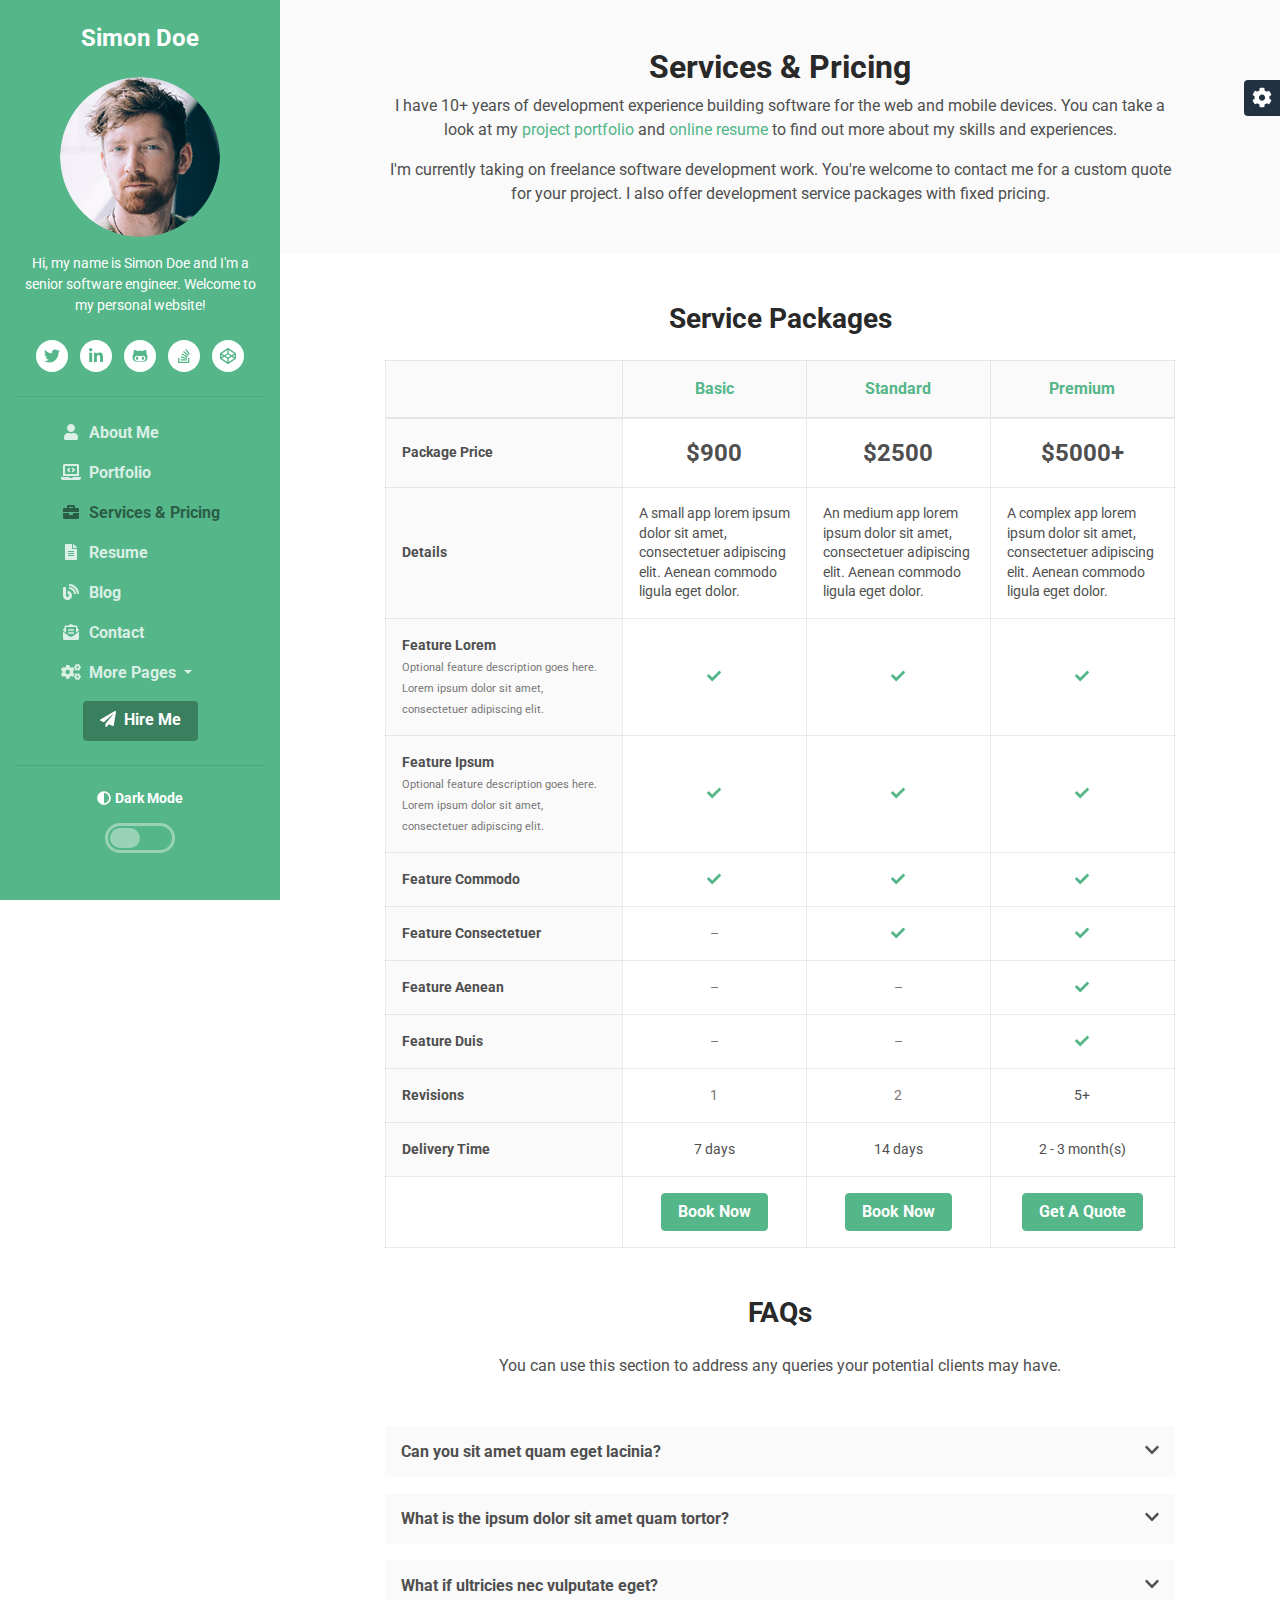
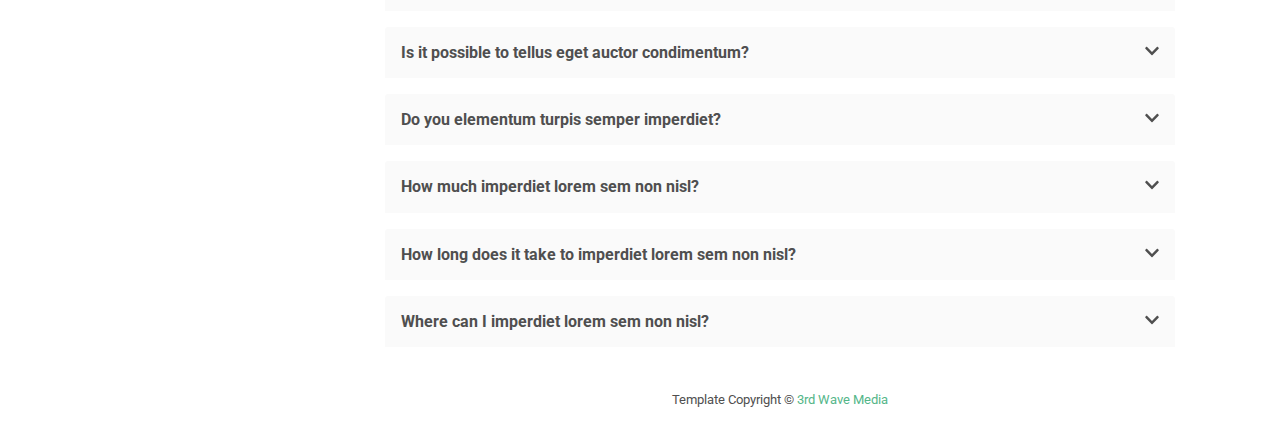
<file: services.html>
<!DOCTYPE html>
<html lang="en"> 
<head>
	<title>DevCard - Bootstrap 4 vCard &amp; Portfolio Template For Developers</title>
	
	<!-- Meta -->
	<meta charset="utf-8">
	<meta http-equiv="X-UA-Compatible" content="IE=edge">
	<meta name="viewport" content="width=device-width, initial-scale=1.0">
	<meta name="description" content="DevCard Bootstrap 4 Template">
	<meta name="author" content="Xiaoying Riley at 3rd Wave Media">    
	<link rel="shortcut icon" href="favicon.ico"> 
	
	<!-- Google Fonts -->
	<link href="https://fonts.googleapis.com/css?family=Roboto:300,400,500,700" rel="stylesheet">
	
	<!-- FontAwesome JS -->
    <script defer src="assets/fontawesome/js/all.js"></script>
	
	<!-- Theme CSS -->  
	<link id="theme-style" rel="stylesheet" href="assets/css/theme-1.css">

</head> 

<body>
	
	<header class="header text-center">	    
		<div class="force-overflow">
			<h1 class="blog-name pt-lg-4 mb-0"><a href="index.html">Simon Doe</a></h1>
			
			<nav class="navbar navbar-expand-lg navbar-dark" >
				
				<button class="navbar-toggler" type="button" data-toggle="collapse" data-target="#navigation" aria-controls="navigation" aria-expanded="false" aria-label="Toggle navigation">
					<span class="navbar-toggler-icon"></span>
				</button>
				
				<div id="navigation" class="collapse navbar-collapse flex-column" >
					<div class="profile-section pt-3 pt-lg-0">
						<img class="profile-image mb-3 rounded-circle mx-auto" src="assets/images/profile.png" alt="image" >			
						
						<div class="bio mb-3">Hi, my name is Simon Doe and I'm a senior software engineer. Welcome to my personal website!</div><!--//bio-->
						<ul class="social-list list-inline py-2 mx-auto">
							<li class="list-inline-item"><a href="#"><i class="fab fa-twitter fa-fw"></i></a></li>
							<li class="list-inline-item"><a href="#"><i class="fab fa-linkedin-in fa-fw"></i></a></li>
							<li class="list-inline-item"><a href="#"><i class="fab fa-github-alt fa-fw"></i></a></li>
							<li class="list-inline-item"><a href="#"><i class="fab fa-stack-overflow fa-fw"></i></a></li>
							<li class="list-inline-item"><a href="#"><i class="fab fa-codepen fa-fw"></i></a></li>
						</ul><!--//social-list-->
						<hr> 
					</div><!--//profile-section-->
					
					<ul class="navbar-nav flex-column text-left">
						<li class="nav-item">
							<a class="nav-link" href="index.html"><i class="fas fa-user fa-fw mr-2"></i>About Me</a>
						</li>
						<li class="nav-item">
							<a class="nav-link" href="portfolio.html"><i class="fas fa-laptop-code fa-fw mr-2"></i>Portfolio</a>
						</li>
						<li class="nav-item active">
							<a class="nav-link" href="services.html"><i class="fas fa-briefcase fa-fw mr-2"></i>Services &amp; Pricing<span class="sr-only">(current)</span></a>
						</li>
						<li class="nav-item">
							<a class="nav-link" href="resume.html"><i class="fas fa-file-alt fa-fw mr-2"></i>Resume</a>
						</li>
						<li class="nav-item">
							<a class="nav-link" href="blog-home.html"><i class="fas fa-blog fa-fw mr-2"></i>Blog</a>
						</li>
						<li class="nav-item">
							<a class="nav-link" href="contact.html"><i class="fas fa-envelope-open-text fa-fw mr-2"></i>Contact</a>
						</li>
						<li class="nav-item dropdown">
							<a class="nav-link dropdown-toggle" href="#" id="navbarDropdown" role="button" data-toggle="dropdown" aria-haspopup="true" aria-expanded="false">
								<i class="fas fa-cogs fa-fw mr-2"></i>More Pages
							</a>
							<div class="dropdown-menu" aria-labelledby="navbarDropdown">
								<a class="dropdown-item" href="project.html">Project Page</a>
								<a class="dropdown-item" href="blog-home.html">Blog Home 1</a>
								<a class="dropdown-item" href="blog-home-alt.html">Blog Home 2</a>
								<a class="dropdown-item" href="blog-post.html">Blog Post</a>
							</div>
						</li>
					</ul>
					
					<div class="my-2">
						<a class="btn btn-primary" href="contact.html" target="_blank"><i class="fas fa-paper-plane mr-2"></i>Hire Me</a>
					</div>
					
	
					<div class="dark-mode-toggle text-center w-100">
						<hr class="mb-4">
					    <h4 class="toggle-name mb-3 "><i class="fas fa-adjust mr-1"></i>Dark Mode</h4>
					    
					    <input class="toggle" id="darkmode" type="checkbox">
					    <label class="toggle-btn mx-auto mb-0" for="darkmode"></label>
					    
					</div><!--//dark-mode-toggle-->
				</div>
			</nav>
		</div><!--//force-overflow-->
	</header>
	
	<div class="main-wrapper">
		<section class="cta-section theme-bg-light py-5">
			<div class="container text-center single-col-max-width">
				<h2 class="heading">Services &amp; Pricing</h2>
				<div class="intro">
					<p>I have 10+ years of development experience building software for the web and mobile devices. You can take a look at my <a href="portfolio.html" target="_blank">project portfolio</a> and <a href="resume.html" target="_blank">online resume</a> to find out more about my skills and experiences.</p>
					<p class="mb-0">I'm currently taking on freelance software development work. You're welcome to contact me for a custom quote for your project. I also offer development service packages with fixed pricing. </p>
				</div>
				
			</div><!--//container-->
		</section>
		
		<section class="pricing-section py-5">
			<div class="container single-col-max-width">
				<h3 class="text-center mb-4">Service Packages</h3>
				<div id="pricing-tabs" class="pricing-tabs d-block d-md-none mb-3">
	                <a href="#" class="pricing-tab active mb-2" data-target="pricing-1-data">Basic</a>	           
	                <a href="#" class="pricing-tab mb-2" data-target="pricing-2-data">Standard</a>
	                <a href="#" class="pricing-tab" data-target="pricing-3-data">Premium</a>
				</div><!--//pricing-mobile-tabs-->
			
				<table id="pricing-table" class="pricing-table table-bordered">
					<thead>
						<tr class="border-0">
							<th scope="col" class="pricing-0-data theme-bg-light"></th>
							<th scope="col" class="pricing-package-title pricing-1-data">Basic</th>
							<th scope="col" class="pricing-package-title pricing-2-data mobile-is-hidden">Standard</th>
							<th scope="col" class="pricing-package-title pricing-3-data mobile-is-hidden">Premium</th>
						</tr>
					</thead>
					<tbody>
						<tr class="pricing-price-row">
							<th scope="row" class="pricing-0-data">Package Price</th>
							<td class="pricing-1-data"><span class="price-number">$900</span></td>
							<td class="pricing-2-data mobile-is-hidden"><span class="price-number">$2500</span></td>
							<td class="pricing-3-data mobile-is-hidden"><span class="price-number">$5000+</span></td>
						</tr>
						
						<tr class="pricing-desc-row">
							<th scope="row" class="pricing-0-data">Details</th>
							<td class="pricing-1-data"><span class="pricing-package-desc">A small app lorem ipsum dolor sit amet, consectetuer adipiscing elit. Aenean commodo ligula eget dolor.</span></td>
							<td class="pricing-2-data mobile-is-hidden"><span class="pricing-package-desc">An medium app lorem ipsum dolor sit amet, consectetuer adipiscing elit. Aenean commodo ligula eget dolor.</span></td>
							<td class="pricing-3-data mobile-is-hidden"><span class="pricing-package-desc">A complex app lorem ipsum dolor sit amet, consectetuer adipiscing elit. Aenean commodo ligula eget dolor.</span></td>
						</tr>
						
						<tr class="pricing-feature-row">
							<th class="pricing-feature-row-name pricing-0-data" scope="row">Feature Lorem<br><small class="feature-desc font-weight-normal text-muted">Optional feature description goes here. Lorem ipsum dolor sit amet, consectetuer adipiscing elit.</small></th>
							<td class="pricing-1-data"><i class="fas fa-check text-primary"></i></td>
							<td class="pricing-2-data mobile-is-hidden"><i class="fas fa-check text-primary"></i></td>
							<td class="pricing-3-data mobile-is-hidden"><i class="fas fa-check text-primary"></i></td>
						</tr>
						<tr class="pricing-feature-row">
							<th class="pricing-feature-row-name pricing-0-data" scope="row">Feature Ipsum<br><small class="feature-desc font-weight-normal text-muted">Optional feature description goes here. Lorem ipsum dolor sit amet, consectetuer adipiscing elit.</small></th>
							<td class="pricing-1-data"><i class="fas fa-check text-primary"></i></td>
							<td class="pricing-2-data mobile-is-hidden"><i class="fas fa-check text-primary"></i></td>
							<td class="pricing-3-data mobile-is-hidden"><i class="fas fa-check text-primary"></i></td>
						</tr>
						<tr class="pricing-feature-row">
							<th class="pricing-feature-row-name pricing-0-data" scope="row">Feature Commodo</th>
							<td class="pricing-1-data"><i class="fas fa-check text-primary"></i></td>
							<td class="pricing-2-data mobile-is-hidden"><i class="fas fa-check text-primary"></i></td>
							<td class="pricing-3-data mobile-is-hidden"><i class="fas fa-check text-primary"></i></td>
						</tr>
						<tr class="pricing-feature-row">
							<th class="pricing-feature-row-name pricing-0-data" scope="row">Feature Consectetuer</th>
							<td class="pricing-1-data"><span class="text-muted">–</span></td>
							<td class="pricing-2-data mobile-is-hidden"><i class="fas fa-check text-primary"></i></td>
							<td class="pricing-3-data mobile-is-hidden"><i class="fas fa-check text-primary"></i></td>
						</tr>
						<tr class="pricing-feature-row">
							<th class="pricing-feature-row-name pricing-0-data" scope="row">Feature Aenean</th>
							<td class="pricing-1-data"><span class="text-muted">–</span></td>
							<td class="pricing-2-data mobile-is-hidden"><span class="text-muted">–</span></i></td>
							<td class="pricing-3-data mobile-is-hidden"><i class="fas fa-check text-primary"></i></td>
						</tr>
						<tr class="pricing-feature-row">
							<th class="pricing-feature-row-name pricing-0-data" scope="row">Feature Duis</th>
							<td class="pricing-1-data"><span class="text-muted">–</span></td>
							<td class="pricing-2-data mobile-is-hidden"><span class="text-muted">–</span></td>
							<td class="pricing-3-data mobile-is-hidden"><i class="fas fa-check text-primary"></i></td>
						</tr>
						<tr class="pricing-feature-row">
							<th class="pricing-feature-row-name pricing-0-data" scope="row">Revisions</th>
							<td class="pricing-1-data"><span class="text-muted">1</span></td>
							<td class="pricing-2-data mobile-is-hidden"><span class="text-muted">2</span></td>
							<td class="pricing-3-data mobile-is-hidden">5+</td>
						</tr>
						<tr class="pricing-feature-row">
							<th class="pricing-feature-row-name pricing-0-data" scope="row">Delivery Time</th>
							<td class="pricing-1-data">7 days</td>
							<td class="pricing-2-data mobile-is-hidden">14 days</td>
							<td class="pricing-3-data mobile-is-hidden">2 - 3 month(s)</td>
						</tr>
						
					</tbody>
					<tfoot>
						<tr class="pricing-cta-row">
							<td class="pricing-0-data"></td>
							<td class="pricing-1-data"><a class="btn btn-primary" href="#">Book Now</a></td>
							<td class="pricing-2-data mobile-is-hidden"><a class="btn btn-primary" href="#">Book Now</a></td>
							<td class="pricing-3-data mobile-is-hidden"><a class="btn btn-primary" href="#">Get A Quote</a></td>
						</tr>
					</tfoot>
				</table><!--//pricing-table-->
				
			</div><!--//container-->
		</section><!--//pricing-section-->
		
		<section class="faq-section">
			<div class="container single-col-max-width">
				<h3 class="text-center mb-4">FAQs</h3>
				<div class="text-center mb-5">You can use this section to address any queries your potential clients may have.</div>
				<div id="faq-accordion" class="faq-accordion mx-auto">
			        <div class="card border-0 mb-3">
		                <div class="card-header border-0 p-3 theme-bg-light">
		                    <h4 class="card-title mb-0"><a data-parent="#faq-accordion" data-toggle="collapse" class="card-toggle collapsed" href="#faq1" aria-expanded="false"><i class="fas fa-chevron-down"></i>Can you sit amet quam eget lacinia?</a></h4>
		                </div>
		    
		                <div class="card-collapse collapse" id="faq1">
		                    <div class="card-body pt-0 theme-bg-light">
		                        Lorem ipsum dolor sit amet, consectetuer adipiscing elit. Aenean commodo ligula eget dolor. Aenean massa. Cum sociis natoque penatibus et magnis dis parturient montes, nascetur ridiculus mus. Donec quam felis, ultricies nec, pellentesque eu, pretium quis, sem. Nulla consequat massa quis enim. Donec pede justo, fringilla vel, aliquet nec, vulputate eget, arcu. In enim justo, rhoncus ut, imperdiet a, venenatis vitae, justo. Nullam dictum felis eu pede mollis pretium. 
		                    </div><!--//card-body-->
		                </div>
		            </div><!--//card-->
		            <div class="card border-0 mb-3">
		                <div class="card-header border-0 p-3 theme-bg-light">
		                    <h4 class="card-title mb-0"><a data-parent="#faq-accordion" data-toggle="collapse" class="card-toggle collapsed" href="#faq2" aria-expanded="false"><i class="fas fa-chevron-down"></i>What is the ipsum dolor sit amet quam tortor?</a></h4>
		                </div>
		    
		                <div class="card-collapse collapse" id="faq2">
		                    <div class="card-body pt-0 theme-bg-light">
		                        Lorem ipsum dolor sit amet, consectetuer adipiscing elit. Aenean commodo ligula eget dolor. Aenean massa. Cum sociis natoque penatibus et magnis dis parturient montes, nascetur ridiculus mus. Donec quam felis, ultricies nec, pellentesque eu, pretium quis, sem. Nulla consequat massa quis enim. Donec pede justo, fringilla vel, aliquet nec, vulputate eget, arcu. In enim justo, rhoncus ut, imperdiet a, venenatis vitae, justo. Nullam dictum felis eu pede mollis pretium. 
		                    </div><!--//card-body-->
		                </div>
		            </div><!--//card-->
		            <div class="card border-0 mb-3">
		                <div class="card-header border-0 p-3 theme-bg-light">
		                    <h4 class="card-title mb-0"><a data-parent="#faq-accordion" data-toggle="collapse" class="card-toggle collapsed" href="#faq3" aria-expanded="false"><i class="fas fa-chevron-down"></i>What if ultricies nec vulputate eget?</a></h4>
		                </div>
		    
		                <div class="card-collapse collapse" id="faq3">
		                    <div class="card-body pt-0 theme-bg-light">
		                        Lorem ipsum dolor sit amet, consectetuer adipiscing elit. Aenean commodo ligula eget dolor. Aenean massa. Cum sociis natoque penatibus et magnis dis parturient montes, nascetur ridiculus mus. Donec quam felis, ultricies nec, pellentesque eu, pretium quis, sem. Nulla consequat massa quis enim. Donec pede justo, fringilla vel, aliquet nec, vulputate eget, arcu. In enim justo, rhoncus ut, imperdiet a, venenatis vitae, justo. Nullam dictum felis eu pede mollis pretium. 
		                    </div><!--//card-body-->
		                </div>
		            </div><!--//card-->
		            <div class="card border-0 mb-3">
		                <div class="card-header border-0 p-3 theme-bg-light">
		                    <h4 class="card-title mb-0"><a data-parent="#faq-accordion" data-toggle="collapse" class="card-toggle collapsed" href="#faq4" aria-expanded="false"><i class="fas fa-chevron-down"></i>Is it possible to tellus eget auctor condimentum?</a></h4>
		                </div>
		    
		                <div class="card-collapse collapse" id="faq4">
		                    <div class="card-body pt-0 theme-bg-light">
		                        Lorem ipsum dolor sit amet, consectetuer adipiscing elit. Aenean commodo ligula eget dolor. Aenean massa. Cum sociis natoque penatibus et magnis dis parturient montes, nascetur ridiculus mus. Donec quam felis, ultricies nec, pellentesque eu, pretium quis, sem. Nulla consequat massa quis enim. Donec pede justo, fringilla vel, aliquet nec, vulputate eget, arcu. In enim justo, rhoncus ut, imperdiet a, venenatis vitae, justo. Nullam dictum felis eu pede mollis pretium. 
		                    </div><!--//card-body-->
		                </div>
		            </div><!--//card-->
	            
		            <div class="card border-0 mb-3">
		                <div class="card-header border-0 p-3 theme-bg-light">
		                    <h4 class="card-title mb-0"><a data-parent="#faq-accordion" data-toggle="collapse" class="card-toggle collapsed" href="#faq5" aria-expanded="false"><i class="fas fa-chevron-down"></i>Do you elementum turpis semper imperdiet?</a></h4>
		                </div>
		    
		                <div class="card-collapse collapse" id="faq5">
		                    <div class="card-body pt-0 theme-bg-light">
		                        Lorem ipsum dolor sit amet, consectetuer adipiscing elit. Aenean commodo ligula eget dolor. Aenean massa. Cum sociis natoque penatibus et magnis dis parturient montes, nascetur ridiculus mus. Donec quam felis, ultricies nec, pellentesque eu, pretium quis, sem. Nulla consequat massa quis enim. Donec pede justo, fringilla vel, aliquet nec, vulputate eget, arcu. In enim justo, rhoncus ut, imperdiet a, venenatis vitae, justo. Nullam dictum felis eu pede mollis pretium. 
		                    </div><!--//card-body-->
		                </div>
		            </div><!--//card-->
		            <div class="card border-0 mb-3">
		                <div class="card-header border-0 p-3 theme-bg-light">
		                    <h4 class="card-title mb-0"><a data-parent="#faq-accordion" data-toggle="collapse" class="card-toggle collapsed" href="#faq6" aria-expanded="false"><i class="fas fa-chevron-down"></i>How much imperdiet lorem sem non nisl?</a></h4>
		                </div>
		    
		                <div class="card-collapse collapse" id="faq6">
		                    <div class="card-body pt-0 theme-bg-light">
		                        Lorem ipsum dolor sit amet, consectetuer adipiscing elit. Aenean commodo ligula eget dolor. Aenean massa. Cum sociis natoque penatibus et magnis dis parturient montes, nascetur ridiculus mus. Donec quam felis, ultricies nec, pellentesque eu, pretium quis, sem. Nulla consequat massa quis enim. Donec pede justo, fringilla vel, aliquet nec, vulputate eget, arcu. In enim justo, rhoncus ut, imperdiet a, venenatis vitae, justo. Nullam dictum felis eu pede mollis pretium. 
		                    </div><!--//card-body-->
		                </div>
		            </div><!--//card-->
		            <div class="card border-0 mb-3">
		                <div class="card-header border-0 p-3 theme-bg-light">
		                    <h4 class="card-title mb-0"><a data-parent="#faq-accordion" data-toggle="collapse" class="card-toggle collapsed" href="#faq7" aria-expanded="false"><i class="fas fa-chevron-down"></i>How long does it take to imperdiet lorem sem non nisl?</a></h4>
		                </div>
		    
		                <div class="card-collapse collapse" id="faq7">
		                    <div class="card-body pt-0 theme-bg-light">
		                        Lorem ipsum dolor sit amet, consectetuer adipiscing elit. Aenean commodo ligula eget dolor. Aenean massa. Cum sociis natoque penatibus et magnis dis parturient montes, nascetur ridiculus mus. Donec quam felis, ultricies nec, pellentesque eu, pretium quis, sem. Nulla consequat massa quis enim. Donec pede justo, fringilla vel, aliquet nec, vulputate eget, arcu. In enim justo, rhoncus ut, imperdiet a, venenatis vitae, justo. Nullam dictum felis eu pede mollis pretium. 
		                    </div><!--//card-body-->
		                </div>
		            </div><!--//card-->
		            <div class="card border-0 mb-3">
		                <div class="card-header border-0 p-3 theme-bg-light">
		                    <h4 class="card-title mb-0"><a data-parent="#faq-accordion" data-toggle="collapse" class="card-toggle collapsed" href="#faq8" aria-expanded="false"><i class="fas fa-chevron-down"></i>Where can I imperdiet lorem sem non nisl?</a></h4>
		                </div>
		    
		                <div class="card-collapse collapse" id="faq8">
		                    <div class="card-body pt-0 theme-bg-light">
		                        Lorem ipsum dolor sit amet, consectetuer adipiscing elit. Aenean commodo ligula eget dolor. Aenean massa. Cum sociis natoque penatibus et magnis dis parturient montes, nascetur ridiculus mus. Donec quam felis, ultricies nec, pellentesque eu, pretium quis, sem. Nulla consequat massa quis enim. Donec pede justo, fringilla vel, aliquet nec, vulputate eget, arcu. In enim justo, rhoncus ut, imperdiet a, venenatis vitae, justo. Nullam dictum felis eu pede mollis pretium. 
		                    </div><!--//card-body-->
		                </div>
		            </div><!--//card-->
	            
	            </div><!--//faq-accordion-->
			</div><!--//container-->
		</section><!--//faq-section-->

		<footer class="footer text-center py-4">
			<small class="copyright">Template Copyright &copy; <a href="https://themes.3rdwavemedia.com/" target="_blank">3rd Wave Media</a></small>
		</footer>
		
	</div><!--//main-wrapper-->
	
	<!-- *****CONFIGURE STYLE (REMOVE ON YOUR PRODUCTION SITE)****** -->  
	<div id="config-panel" class="config-panel d-none d-lg-block">
		<div class="panel-inner">
			<a id="config-trigger" class="config-trigger config-panel-hide text-center" href="#"><i class="fas fa-cog mx-auto" data-fa-transform="down-6" ></i></a>
			<h5 class="panel-title">Choose Colour</h5>
			<ul id="color-options" class="list-inline mb-0">
				<li class="theme-1 active list-inline-item"><a data-style="assets/css/theme-1.css" href="#"></a></li>
				<li class="theme-2  list-inline-item"><a data-style="assets/css/theme-2.css" href="#"></a></li>
				<li class="theme-3  list-inline-item"><a data-style="assets/css/theme-3.css" href="#"></a></li>
				<li class="theme-4  list-inline-item"><a data-style="assets/css/theme-4.css" href="#"></a></li>
				<li class="theme-5  list-inline-item"><a data-style="assets/css/theme-5.css" href="#"></a></li>
				<li class="theme-6  list-inline-item"><a data-style="assets/css/theme-6.css" href="#"></a></li>
				<li class="theme-7  list-inline-item"><a data-style="assets/css/theme-7.css" href="#"></a></li>
				<li class="theme-8  list-inline-item"><a data-style="assets/css/theme-8.css" href="#"></a></li>
				<li class="theme-9  list-inline-item"><a data-style="assets/css/theme-9.css" href="#"></a></li>
				<li class="theme-10  list-inline-item"><a data-style="assets/css/theme-10.css" href="#"></a></li>
			</ul>
			<a id="config-close" class="close" href="#"><i class="fa fa-times-circle"></i></a>
		</div><!--//panel-inner-->
	</div><!--//configure-panel-->

	<!-- Javascript -->          
	<script src="assets/plugins/jquery-3.4.1.min.js"></script>
	<script src="assets/plugins/popper.min.js"></script> 
	<script src="assets/plugins/bootstrap/js/bootstrap.min.js"></script> 
	<script src="assets/js/pricing.js"></script> 
	
	<!-- Dark Mode -->
	<script src="assets/plugins/js-cookie.min.js"></script>
	<script src="assets/js/dark-mode.js"></script>

	<!-- Style Switcher (REMOVE ON YOUR PRODUCTION SITE) -->
	<script src="assets/js/demo/style-switcher.js"></script>     
	

</body>
</html>
</file>
